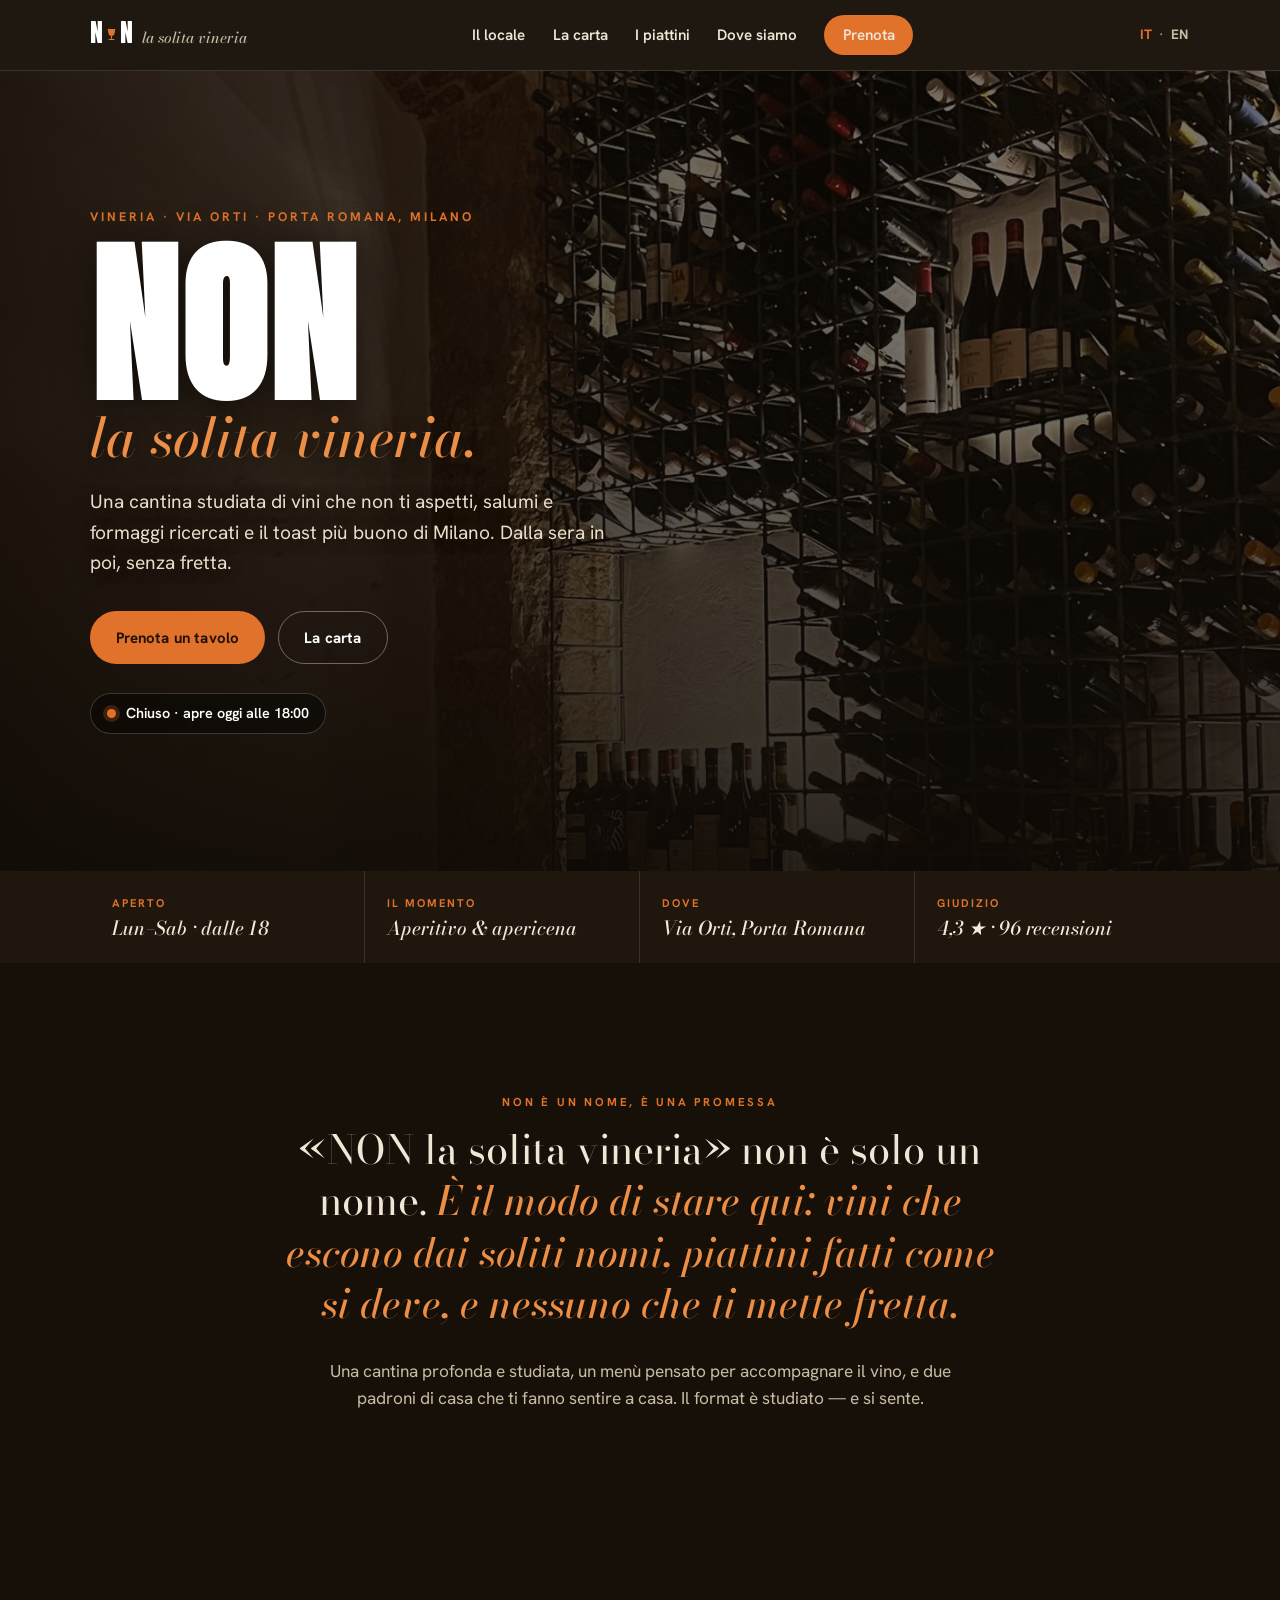
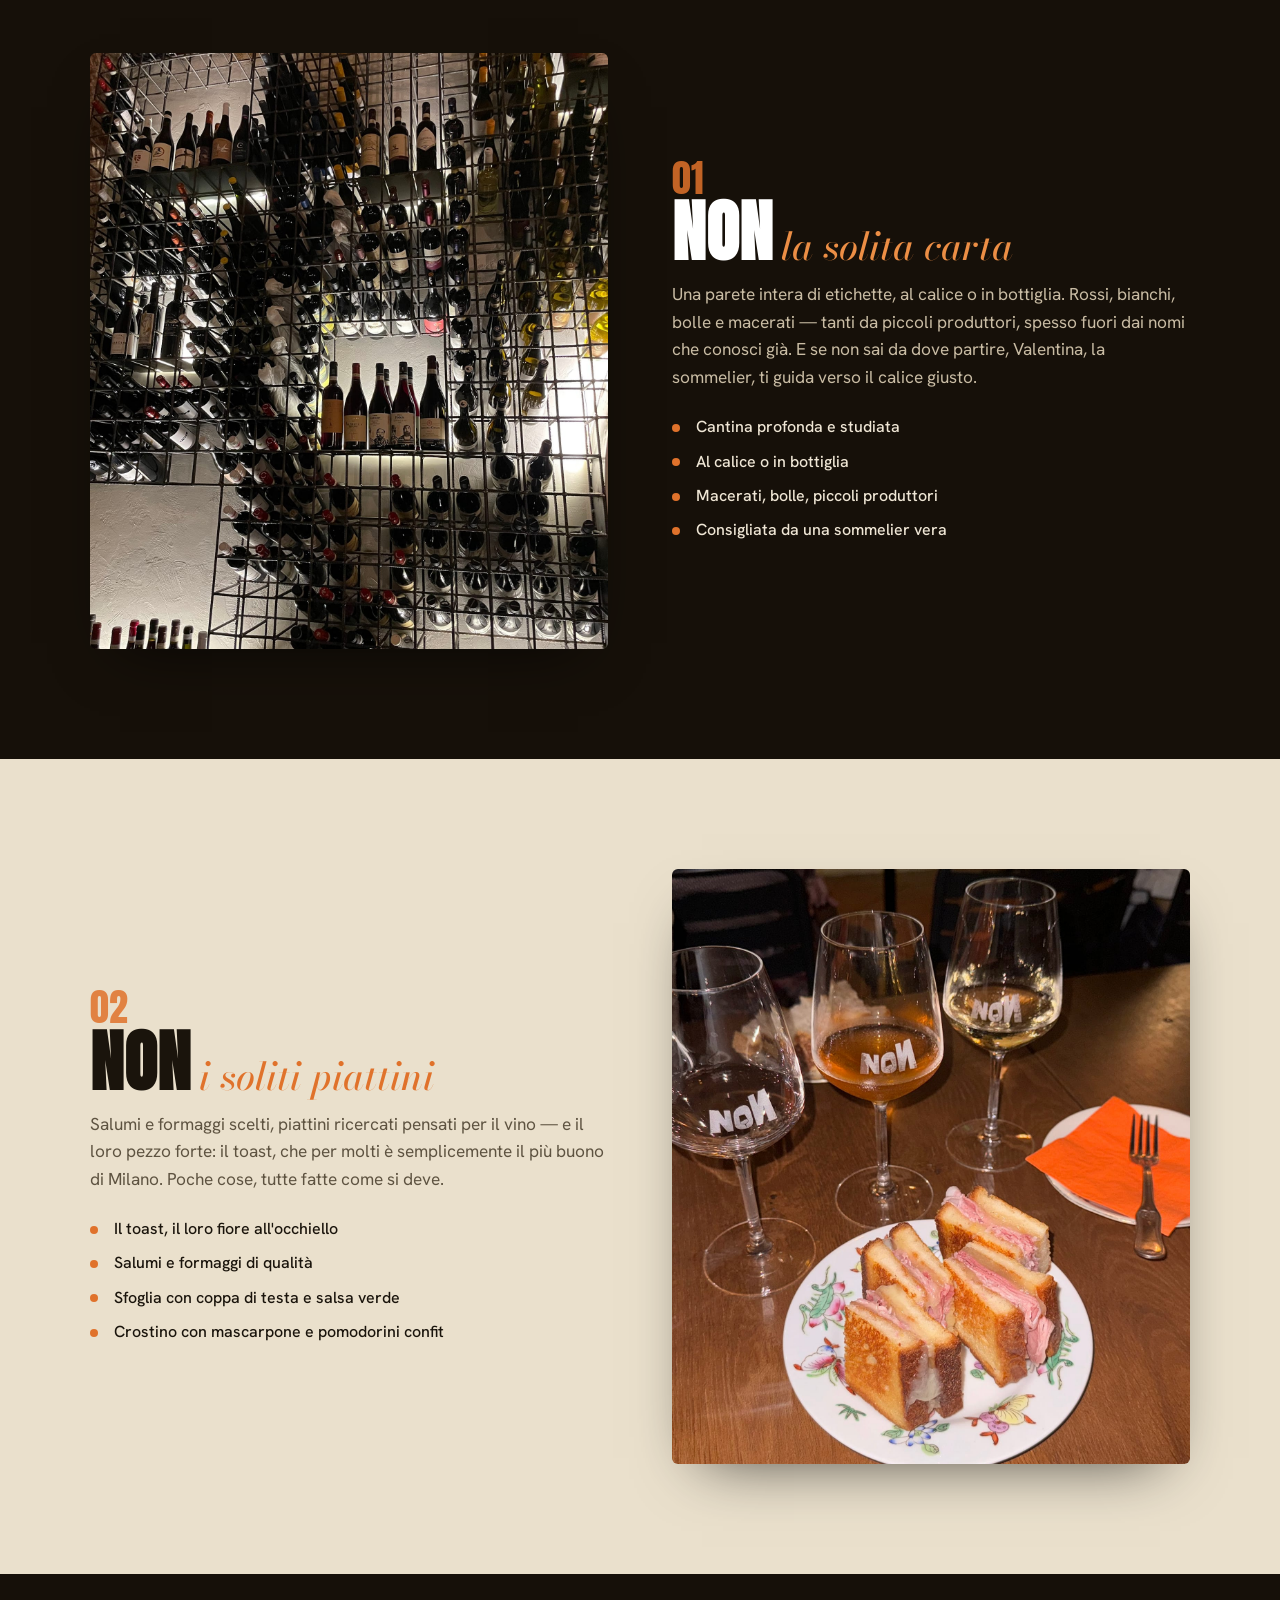
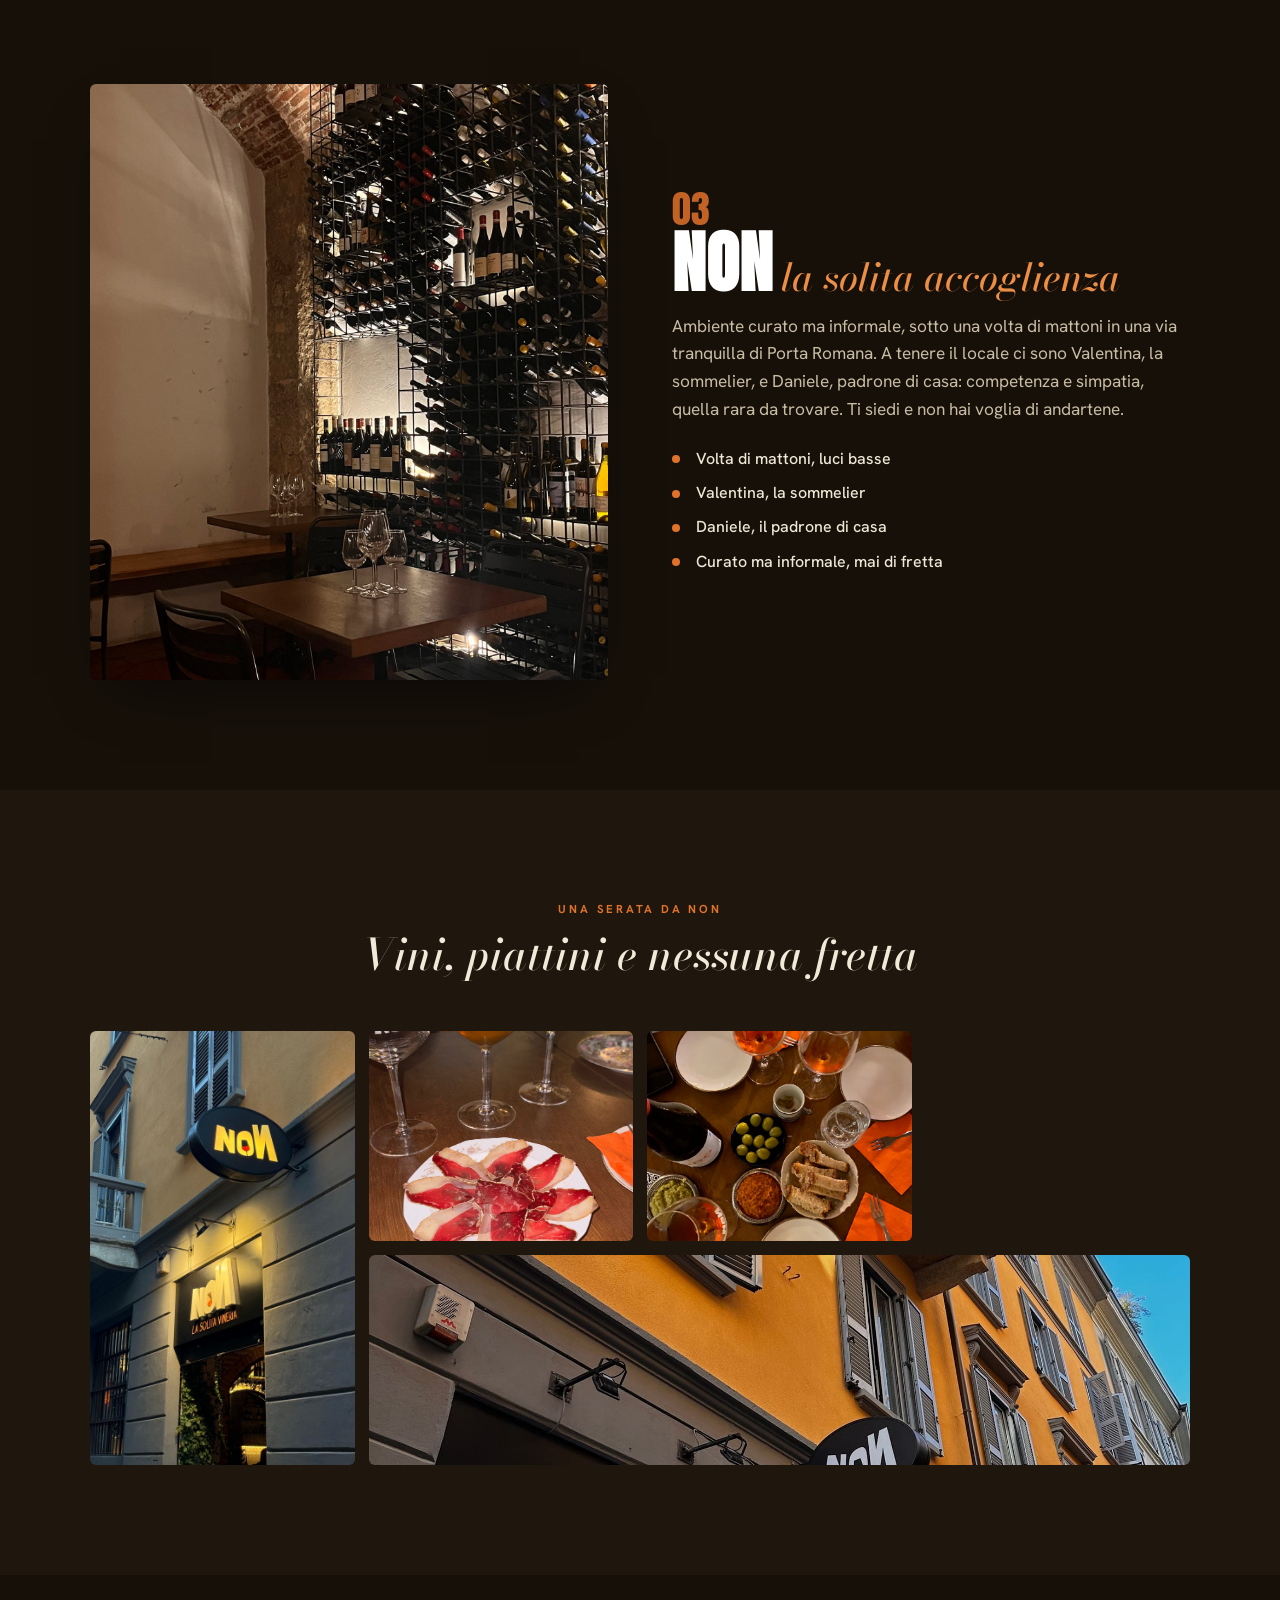
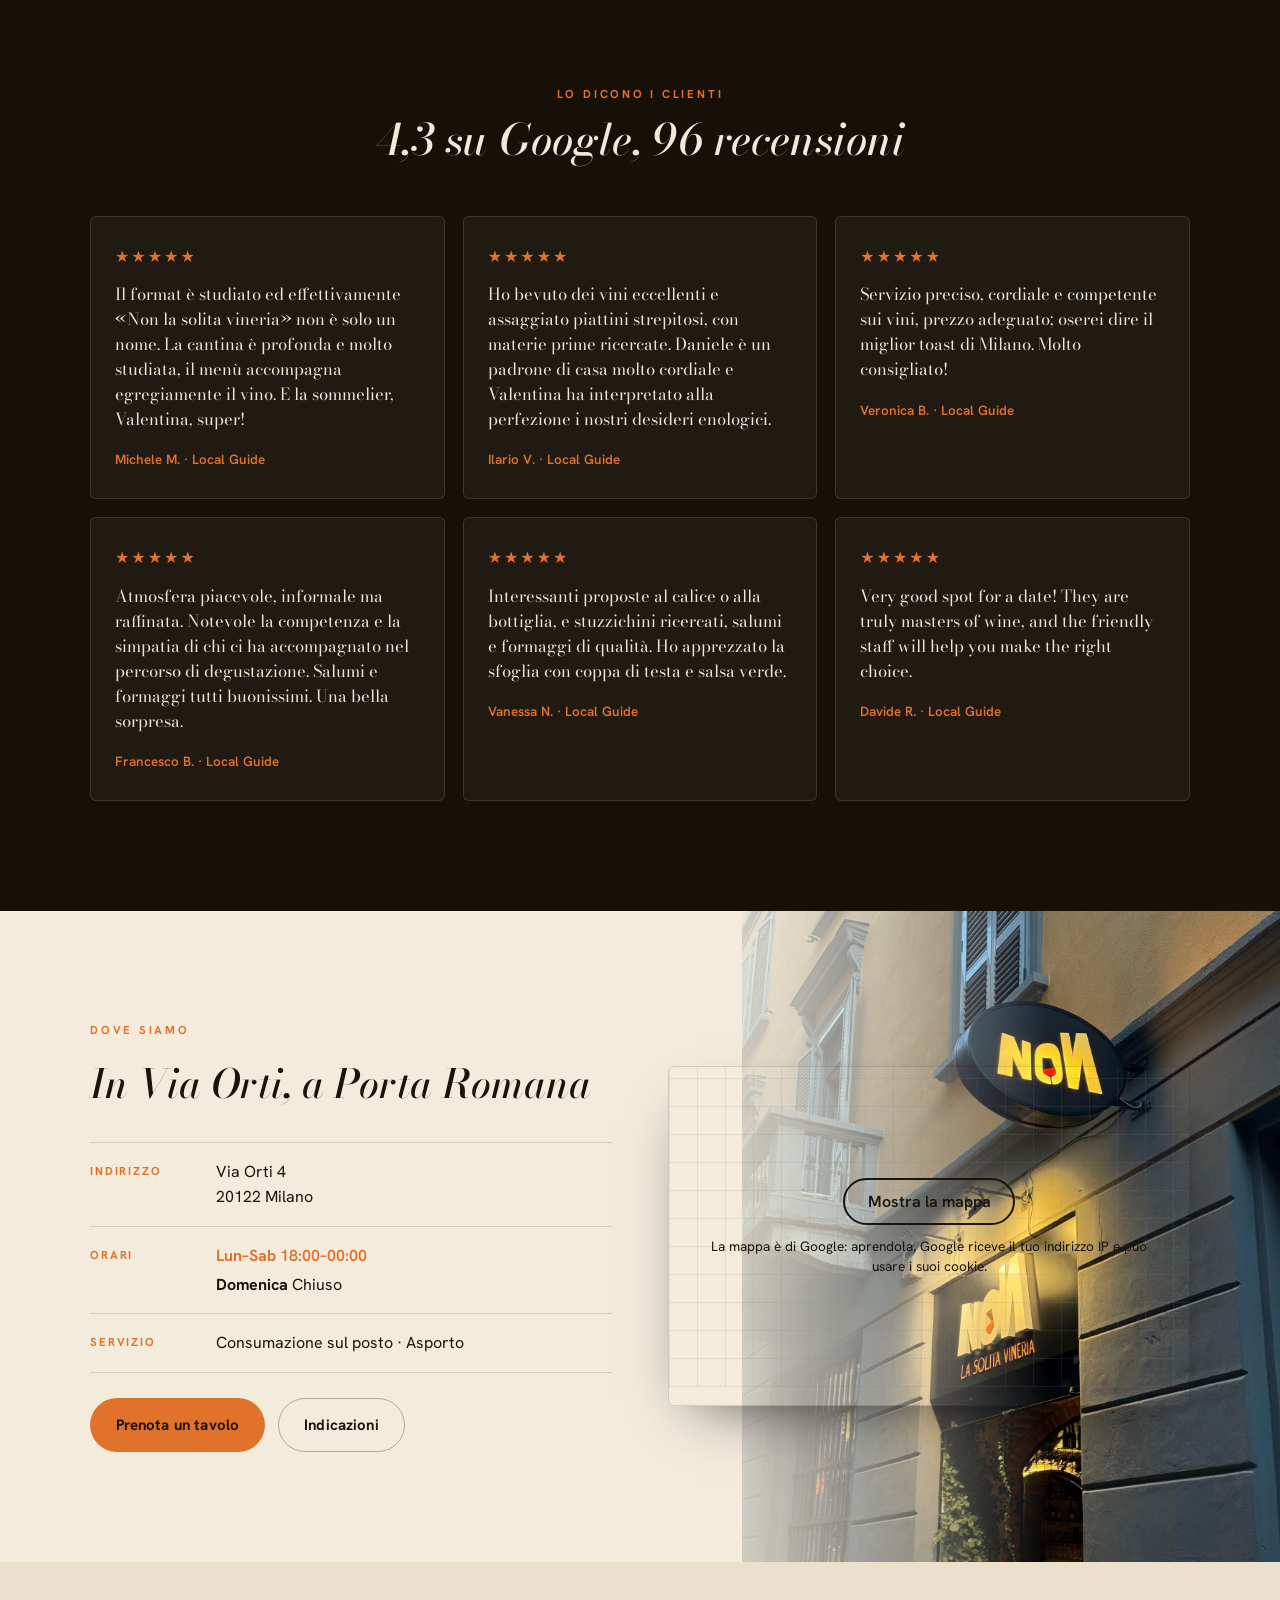
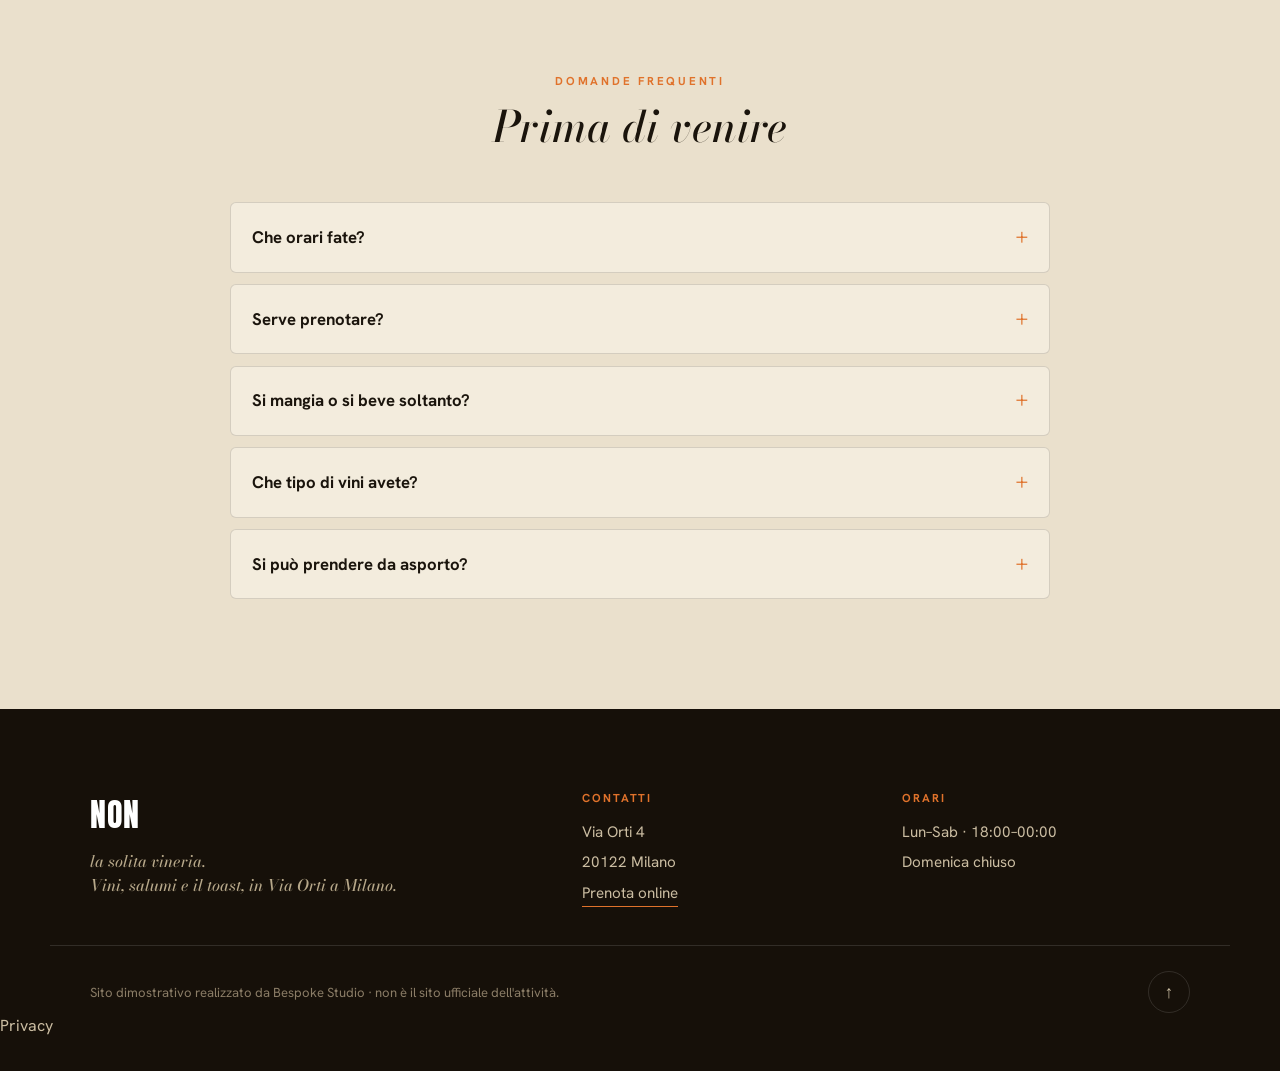
<file: index.html>
<!DOCTYPE html>
<html lang="it">
<head>
<meta charset="UTF-8">
<meta name="viewport" content="width=device-width, initial-scale=1.0">
<meta name="robots" content="noindex">
<title>NON la solita vineria — vini, salumi e il toast · Via Orti, Milano</title>
<meta name="description" content="NON la solita vineria, in Via Orti a Milano (Porta Romana): una cantina studiata di vini al calice e in bottiglia, salumi e formaggi ricercati e il toast più buono di Milano. Aperto lun–sab dalle 18.">
<meta property="og:title" content="NON la solita vineria — Via Orti, Milano">
<meta property="og:description" content="Vini che non ti aspetti, piattini fatti come si deve. Una vineria a Porta Romana, aperta dalla sera. Non la solita, appunto.">
<meta property="og:type" content="website">
<meta property="og:image" content="img/og-image.jpg">
<meta property="og:locale" content="it_IT">
<link rel="icon" href="img/favicon.svg" type="image/svg+xml">
<link rel="icon" href="img/favicon-32.png" sizes="32x32" type="image/png">
<link rel="apple-touch-icon" href="img/apple-touch-icon.png">
<link rel="stylesheet" href="fonts/fonts.css?v=1">
<link rel="stylesheet" href="css/style.css?v=1">
</head>
<body>

<!-- ===== HEADER ===== -->
<header class="site-header" id="top">
  <div class="wrap header__inner">
    <a class="brand" href="#top" aria-label="NON la solita vineria, home">
      <span class="brand__non">N<span class="brand__o" aria-hidden="true"><svg viewBox="0 0 24 24" width="15" height="15"><path d="M6 3h12l-1 6a5 5 0 0 1-10 0L6 3z" fill="currentColor"/><path d="M12 14v5M8 20h8" stroke="currentColor" stroke-width="1.8" stroke-linecap="round" fill="none"/></svg></span>N</span>
      <span class="brand__tag">la solita vineria</span>
    </a>

    <nav class="nav" id="nav" aria-label="Navigazione principale">
      <a href="#manifesto" data-i18n="nav.about">Il locale</a>
      <a href="#carta" data-i18n="nav.wine">La carta</a>
      <a href="#piattini" data-i18n="nav.food">I piattini</a>
      <a href="#dove" data-i18n="nav.where">Dove siamo</a>
      <a class="nav__cta" href="https://nonlasolitavineria.superbexperience.com/" target="_blank" rel="noopener" data-i18n="nav.book">Prenota</a>
    </nav>

    <div class="header__tools">
      <div class="lang" role="group" aria-label="Lingua">
        <button type="button" class="lang__btn is-active" data-lang="it">IT</button>
        <span aria-hidden="true">·</span>
        <button type="button" class="lang__btn" data-lang="en">EN</button>
      </div>
      <button type="button" class="burger" id="burger" aria-label="Apri il menu" aria-expanded="false" aria-controls="nav">
        <span></span><span></span><span></span>
      </button>
    </div>
  </div>
</header>

<main>

  <!-- ===== HERO ===== -->
  <section class="hero">
    <div class="hero__bg" aria-hidden="true"></div>
    <div class="hero__scrim" aria-hidden="true"></div>
    <div class="wrap hero__inner">
      <p class="hero__eyebrow reveal" data-i18n="hero.eyebrow">Vineria · Via Orti · Porta Romana, Milano</p>
      <h1 class="hero__title reveal">
        <span class="mega">NON</span>
        <span class="serif" data-i18n="hero.title2">la solita vineria.</span>
      </h1>
      <p class="hero__lede reveal" data-i18n="hero.lede">Una cantina studiata di vini che non ti aspetti, salumi e formaggi ricercati e il toast più buono di Milano. Dalla sera in poi, senza fretta.</p>
      <div class="hero__actions reveal">
        <a class="btn btn--solid" href="https://nonlasolitavineria.superbexperience.com/" target="_blank" rel="noopener" data-i18n="hero.cta1">Prenota un tavolo</a>
        <a class="btn btn--ghost" href="#carta" data-i18n="hero.cta2">La carta</a>
      </div>
      <div class="hero__status reveal" id="statusPill" aria-live="polite">
        <span class="dot" id="statusDot"></span>
        <span id="statusText" data-i18n="status.loading">Controllo gli orari…</span>
      </div>
    </div>
  </section>

  <!-- ===== STRIP ===== -->
  <section class="strip" aria-label="In breve">
    <div class="wrap strip__grid">
      <div class="strip__item reveal">
        <span class="strip__k" data-i18n="strip.1k">Aperto</span>
        <span class="strip__v" data-i18n="strip.1v">Lun–Sab · dalle 18</span>
      </div>
      <div class="strip__item reveal reveal-d1">
        <span class="strip__k" data-i18n="strip.2k">Il momento</span>
        <span class="strip__v" data-i18n="strip.2v">Aperitivo & apericena</span>
      </div>
      <div class="strip__item reveal reveal-d2">
        <span class="strip__k" data-i18n="strip.3k">Dove</span>
        <span class="strip__v" data-i18n="strip.3v">Via Orti, Porta Romana</span>
      </div>
      <div class="strip__item reveal reveal-d3">
        <span class="strip__k" data-i18n="strip.4k">Giudizio</span>
        <span class="strip__v">4,3 ★ · 96 <span data-i18n="strip.4v">recensioni</span></span>
      </div>
    </div>
  </section>

  <!-- ===== MANIFESTO ===== -->
  <section class="manifesto" id="manifesto">
    <div class="wrap manifesto__inner reveal">
      <p class="eyebrow" data-i18n="mani.eyebrow">Non è un nome, è una promessa</p>
      <p class="manifesto__lead">
        <span data-i18n="mani.p1">«NON la solita vineria» non è solo un nome.</span>
        <em data-i18n="mani.p2">È il modo di stare qui: vini che escono dai soliti nomi, piattini fatti come si deve, e nessuno che ti mette fretta.</em>
      </p>
      <p class="manifesto__sub" data-i18n="mani.p3">Una cantina profonda e studiata, un menù pensato per accompagnare il vino, e due padroni di casa che ti fanno sentire a casa. Il format è studiato — e si sente.</p>
    </div>
  </section>

  <!-- ===== NON 01 · LA CARTA ===== -->
  <section class="neg neg--dark" id="carta">
    <div class="wrap neg__grid">
      <figure class="neg__img reveal">
        <img src="img/non-05.jpg" alt="La parete dei vini: centinaia di etichette nella griglia" loading="lazy">
      </figure>
      <div class="neg__body reveal reveal-d1">
        <span class="neg__no" aria-hidden="true">01</span>
        <h2 class="neg__title"><span class="neg__non">NON</span> <span class="serif" data-i18n="neg.carta.title">la solita carta</span></h2>
        <p data-i18n="neg.carta.p">Una parete intera di etichette, al calice o in bottiglia. Rossi, bianchi, bolle e macerati — tanti da piccoli produttori, spesso fuori dai nomi che conosci già. E se non sai da dove partire, Valentina, la sommelier, ti guida verso il calice giusto.</p>
        <ul class="neg__list">
          <li data-i18n="neg.carta.i1">Cantina profonda e studiata</li>
          <li data-i18n="neg.carta.i2">Al calice o in bottiglia</li>
          <li data-i18n="neg.carta.i3">Macerati, bolle, piccoli produttori</li>
          <li data-i18n="neg.carta.i4">Consigliata da una sommelier vera</li>
        </ul>
      </div>
    </div>
  </section>

  <!-- ===== NON 02 · I PIATTINI ===== -->
  <section class="neg neg--light" id="piattini">
    <div class="wrap neg__grid neg__grid--rev">
      <figure class="neg__img reveal">
        <img src="img/non-06.jpg" alt="Il toast della vineria, con i calici marchiati NON" loading="lazy">
      </figure>
      <div class="neg__body reveal reveal-d1">
        <span class="neg__no" aria-hidden="true">02</span>
        <h2 class="neg__title"><span class="neg__non">NON</span> <span class="serif" data-i18n="neg.food.title">i soliti piattini</span></h2>
        <p data-i18n="neg.food.p">Salumi e formaggi scelti, piattini ricercati pensati per il vino — e il loro pezzo forte: il toast, che per molti è semplicemente il più buono di Milano. Poche cose, tutte fatte come si deve.</p>
        <ul class="neg__list">
          <li data-i18n="neg.food.i1">Il toast, il loro fiore all'occhiello</li>
          <li data-i18n="neg.food.i2">Salumi e formaggi di qualità</li>
          <li data-i18n="neg.food.i3">Sfoglia con coppa di testa e salsa verde</li>
          <li data-i18n="neg.food.i4">Crostino con mascarpone e pomodorini confit</li>
        </ul>
      </div>
    </div>
  </section>

  <!-- ===== NON 03 · L'ACCOGLIENZA ===== -->
  <section class="neg neg--dark">
    <div class="wrap neg__grid">
      <figure class="neg__img reveal">
        <img src="img/non-04.jpg" alt="L'interno della vineria: il tavolino e la parete dei vini" loading="lazy">
      </figure>
      <div class="neg__body reveal reveal-d1">
        <span class="neg__no" aria-hidden="true">03</span>
        <h2 class="neg__title"><span class="neg__non">NON</span> <span class="serif" data-i18n="neg.welcome.title">la solita accoglienza</span></h2>
        <p data-i18n="neg.welcome.p">Ambiente curato ma informale, sotto una volta di mattoni in una via tranquilla di Porta Romana. A tenere il locale ci sono Valentina, la sommelier, e Daniele, padrone di casa: competenza e simpatia, quella rara da trovare. Ti siedi e non hai voglia di andartene.</p>
        <ul class="neg__list">
          <li data-i18n="neg.welcome.i1">Volta di mattoni, luci basse</li>
          <li data-i18n="neg.welcome.i2">Valentina, la sommelier</li>
          <li data-i18n="neg.welcome.i3">Daniele, il padrone di casa</li>
          <li data-i18n="neg.welcome.i4">Curato ma informale, mai di fretta</li>
        </ul>
      </div>
    </div>
  </section>

  <!-- ===== GALLERY ===== -->
  <section class="gallery" aria-label="Galleria">
    <div class="wrap">
      <header class="section-head reveal">
        <p class="eyebrow" data-i18n="gallery.eyebrow">Una serata da NON</p>
        <h2 class="section-head__h serif" data-i18n="gallery.title">Vini, piattini e nessuna fretta</h2>
      </header>
      <div class="gallery__grid">
        <figure class="gallery__item gallery__item--tall reveal"><img src="img/non-01.jpg" alt="L'insegna NON illuminata, di sera in Via Orti" loading="lazy"></figure>
        <figure class="gallery__item reveal reveal-d1"><img src="img/non-02.jpg" alt="Tre calici marchiati NON con un piatto di salumi" loading="lazy"></figure>
        <figure class="gallery__item reveal reveal-d2"><img src="img/non-07.jpg" alt="Aperitivo: olive, stuzzichini e vino naturale" loading="lazy"></figure>
        <figure class="gallery__item gallery__item--wide reveal reveal-d1"><img src="img/non-03.jpg" alt="La facciata della vineria in Via Orti di giorno" loading="lazy"></figure>
      </div>
    </div>
  </section>

  <!-- ===== REVIEWS ===== -->
  <section class="reviews" aria-label="Recensioni">
    <div class="wrap">
      <header class="section-head reveal">
        <p class="eyebrow" data-i18n="rev.eyebrow">Lo dicono i clienti</p>
        <h2 class="section-head__h serif" data-i18n="rev.title">4,3 su Google, 96 recensioni</h2>
      </header>
      <div class="reviews__grid">
        <figure class="review reveal">
          <div class="review__stars" aria-label="5 stelle">★★★★★</div>
          <blockquote data-i18n="rev.1">Il format è studiato ed effettivamente «Non la solita vineria» non è solo un nome. La cantina è profonda e molto studiata, il menù accompagna egregiamente il vino. E la sommelier, Valentina, super!</blockquote>
          <figcaption>Michele M. · <span data-i18n="rev.lg">Local Guide</span></figcaption>
        </figure>
        <figure class="review reveal reveal-d1">
          <div class="review__stars" aria-label="5 stelle">★★★★★</div>
          <blockquote data-i18n="rev.2">Ho bevuto dei vini eccellenti e assaggiato piattini strepitosi, con materie prime ricercate. Daniele è un padrone di casa molto cordiale e Valentina ha interpretato alla perfezione i nostri desideri enologici.</blockquote>
          <figcaption>Ilario V. · <span data-i18n="rev.lg">Local Guide</span></figcaption>
        </figure>
        <figure class="review reveal reveal-d2">
          <div class="review__stars" aria-label="5 stelle">★★★★★</div>
          <blockquote data-i18n="rev.3">Servizio preciso, cordiale e competente sui vini, prezzo adeguato; oserei dire il miglior toast di Milano. Molto consigliato!</blockquote>
          <figcaption>Veronica B. · <span data-i18n="rev.lg">Local Guide</span></figcaption>
        </figure>
        <figure class="review reveal">
          <div class="review__stars" aria-label="5 stelle">★★★★★</div>
          <blockquote data-i18n="rev.4">Atmosfera piacevole, informale ma raffinata. Notevole la competenza e la simpatia di chi ci ha accompagnato nel percorso di degustazione. Salumi e formaggi tutti buonissimi. Una bella sorpresa.</blockquote>
          <figcaption>Francesco B. · <span data-i18n="rev.lg">Local Guide</span></figcaption>
        </figure>
        <figure class="review reveal reveal-d1">
          <div class="review__stars" aria-label="5 stelle">★★★★★</div>
          <blockquote data-i18n="rev.5">Interessanti proposte al calice o alla bottiglia, e stuzzichini ricercati, salumi e formaggi di qualità. Ho apprezzato la sfoglia con coppa di testa e salsa verde.</blockquote>
          <figcaption>Vanessa N. · <span data-i18n="rev.lg">Local Guide</span></figcaption>
        </figure>
        <figure class="review reveal reveal-d2">
          <div class="review__stars" aria-label="5 stelle">★★★★★</div>
          <blockquote data-i18n="rev.6">Very good spot for a date! They are truly masters of wine, and the friendly staff will help you make the right choice.</blockquote>
          <figcaption>Davide R. · <span data-i18n="rev.lg">Local Guide</span></figcaption>
        </figure>
      </div>
    </div>
  </section>

  <!-- ===== DOVE ===== -->
  <section class="where" id="dove">
    <div class="where__media" aria-hidden="true"><img src="img/non-01.jpg" alt="" loading="lazy"></div>
    <div class="wrap where__grid">
      <div class="where__card reveal">
        <p class="eyebrow" data-i18n="where.eyebrow">Dove siamo</p>
        <h2 class="where__h serif" data-i18n="where.title">In Via Orti, a Porta Romana</h2>
        <ul class="where__list">
          <li>
            <span class="where__lbl" data-i18n="where.addr">Indirizzo</span>
            <span>Via Orti 4<br>20122 Milano</span>
          </li>
          <li>
            <span class="where__lbl" data-i18n="where.hours">Orari</span>
            <span id="hoursList"></span>
          </li>
          <li>
            <span class="where__lbl" data-i18n="where.service">Servizio</span>
            <span data-i18n="where.service.v">Consumazione sul posto · Asporto</span>
          </li>
        </ul>
        <div class="where__actions">
          <a class="btn btn--solid" href="https://nonlasolitavineria.superbexperience.com/" target="_blank" rel="noopener" data-i18n="where.cta1">Prenota un tavolo</a>
          <a class="btn btn--ghost btn--ghost-light" href="https://www.google.com/maps/dir/?api=1&destination=NON+la+solita+vineria+Via+Orti+4+Milano" target="_blank" rel="noopener" data-i18n="where.cta2">Indicazioni</a>
        </div>
      </div>
      <div class="where__map reveal reveal-d1">
        <div class="mappa-clic" data-mappa-clic style="--mappa-h: 320px"><template><iframe title="Mappa — NON la solita vineria, Via Orti 4, Milano" src="https://www.google.com/maps?q=Via%20Orti%204%20Milano&output=embed" loading="lazy" referrerpolicy="no-referrer-when-downgrade"></iframe></template><div class="mappa-clic__velo"><a class="mappa-clic__btn" href="https://www.google.com/maps/dir/?api=1&destination=NON+la+solita+vineria+Via+Orti+4+Milano" target="_blank" rel="noopener">Mostra la mappa</a><p class="mappa-clic__nota">La mappa è di Google: aprendola, Google riceve il tuo indirizzo IP e può usare i suoi cookie.</p></div></div>
      </div>
    </div>
  </section>

  <!-- ===== FAQ ===== -->
  <section class="faq" aria-label="Domande frequenti">
    <div class="wrap">
      <header class="section-head reveal">
        <p class="eyebrow" data-i18n="faq.eyebrow">Domande frequenti</p>
        <h2 class="section-head__h serif" data-i18n="faq.title">Prima di venire</h2>
      </header>
      <div class="faq__list reveal">
        <details class="faq__item">
          <summary data-i18n="faq.q1">Che orari fate?</summary>
          <p data-i18n="faq.a1">Siamo aperti dal lunedì al sabato, dalle 18:00 a mezzanotte. La domenica siamo chiusi.</p>
        </details>
        <details class="faq__item">
          <summary data-i18n="faq.q2">Serve prenotare?</summary>
          <p data-i18n="faq.a2">La prenotazione è consigliata, soprattutto nel weekend: dopo le 19:30 il locale si riempie. Puoi prenotare comodamente online.</p>
        </details>
        <details class="faq__item">
          <summary data-i18n="faq.q3">Si mangia o si beve soltanto?</summary>
          <p data-i18n="faq.a3">Entrambe le cose: oltre alla carta dei vini ci sono salumi, formaggi, piattini ricercati e il nostro toast. Perfetto per un aperitivo o un'apericena leggera.</p>
        </details>
        <details class="faq__item">
          <summary data-i18n="faq.q4">Che tipo di vini avete?</summary>
          <p data-i18n="faq.a4">Una carta ampia e studiata: rossi, bianchi, bolle e macerati, molti da piccoli produttori. Si può bere al calice o scegliere una bottiglia, con la guida della sommelier.</p>
        </details>
        <details class="faq__item">
          <summary data-i18n="faq.q5">Si può prendere da asporto?</summary>
          <p data-i18n="faq.a5">Sì, oltre alla consumazione sul posto è possibile l'asporto. La consegna a domicilio invece non è prevista.</p>
        </details>
      </div>
    </div>
  </section>
</main>

<!-- ===== FOOTER ===== -->
<footer class="site-footer">
  <div class="wrap footer__grid">
    <div class="footer__brand">
      <span class="footer__non">NON</span>
      <p data-i18n="footer.tag">la solita vineria.<br>Vini, salumi e il toast, in Via Orti a Milano.</p>
    </div>
    <div class="footer__col">
      <span class="footer__k" data-i18n="footer.contacts">Contatti</span>
      <span>Via Orti 4</span>
      <span>20122 Milano</span>
      <a href="https://nonlasolitavineria.superbexperience.com/" target="_blank" rel="noopener" data-i18n="footer.book">Prenota online</a>
    </div>
    <div class="footer__col">
      <span class="footer__k" data-i18n="footer.hoursk">Orari</span>
      <span data-i18n="footer.hours1">Lun–Sab · 18:00–00:00</span>
      <span data-i18n="footer.hours2">Domenica chiuso</span>
    </div>
  </div>
  <div class="wrap footer__base">
    <p class="footer__demo" data-i18n="footer.demo">Sito dimostrativo realizzato da Bespoke Studio · non è il sito ufficiale dell'attività.</p>
    <button type="button" class="to-top" id="toTop" aria-label="Torna su" data-i18n-attr="aria-label:footer.totop">↑</button>
  </div>
  <p class="privacy-link"><a href="privacy.html">Privacy</a></p>
</footer>

<!-- Mobile quick bar -->
<div class="quickbar">
  <a href="https://www.google.com/maps/dir/?api=1&destination=NON+la+solita+vineria+Via+Orti+4+Milano" target="_blank" rel="noopener" data-i18n="qb.dir">Indicazioni</a>
  <a href="https://nonlasolitavineria.superbexperience.com/" target="_blank" rel="noopener" class="quickbar--accent" data-i18n="qb.book">Prenota</a>
</div>

<script type="application/ld+json">
{
  "@context": "https://schema.org",
  "@type": "WineBar",
  "name": "NON la solita vineria",
  "description": "Vineria a Porta Romana, Milano: cantina studiata di vini al calice e in bottiglia, salumi, formaggi e il toast più buono di Milano.",
  "image": "img/og-image.jpg",
  "address": {
    "@type": "PostalAddress",
    "streetAddress": "Via Orti 4",
    "postalCode": "20122",
    "addressLocality": "Milano",
    "addressCountry": "IT"
  },
  "servesCuisine": [
    "Wine bar",
    "Italian"
  ],
  "priceRange": "€€",
  "openingHoursSpecification": [
    {
      "@type": "OpeningHoursSpecification",
      "dayOfWeek": [
        "Monday",
        "Tuesday",
        "Wednesday",
        "Thursday",
        "Friday",
        "Saturday"
      ],
      "opens": "18:00",
      "closes": "00:00"
    }
  ]
}
</script>
<script type="application/ld+json">
{
  "@context": "https://schema.org",
  "@type": "FAQPage",
  "mainEntity": [
    {"@type":"Question","name":"Che orari fate?","acceptedAnswer":{"@type":"Answer","text":"Aperti dal lunedì al sabato, dalle 18:00 a mezzanotte. Domenica chiuso."}},
    {"@type":"Question","name":"Serve prenotare?","acceptedAnswer":{"@type":"Answer","text":"La prenotazione è consigliata, soprattutto nel weekend. Si può prenotare online."}},
    {"@type":"Question","name":"Si mangia o si beve soltanto?","acceptedAnswer":{"@type":"Answer","text":"Entrambe: oltre alla carta dei vini ci sono salumi, formaggi, piattini e il toast. Perfetto per aperitivo o apericena."}},
    {"@type":"Question","name":"Che tipo di vini avete?","acceptedAnswer":{"@type":"Answer","text":"Una carta ampia e studiata: rossi, bianchi, bolle e macerati, molti da piccoli produttori, al calice o in bottiglia."}},
    {"@type":"Question","name":"Si può prendere da asporto?","acceptedAnswer":{"@type":"Answer","text":"Sì, oltre alla consumazione sul posto è possibile l'asporto. Non è prevista la consegna a domicilio."}}
  ]
}
</script>
<script src="js/main.js?v=1"></script>
<script src="js/mappa-clic.js?v=1" defer></script>
</body>
</html>
</file>
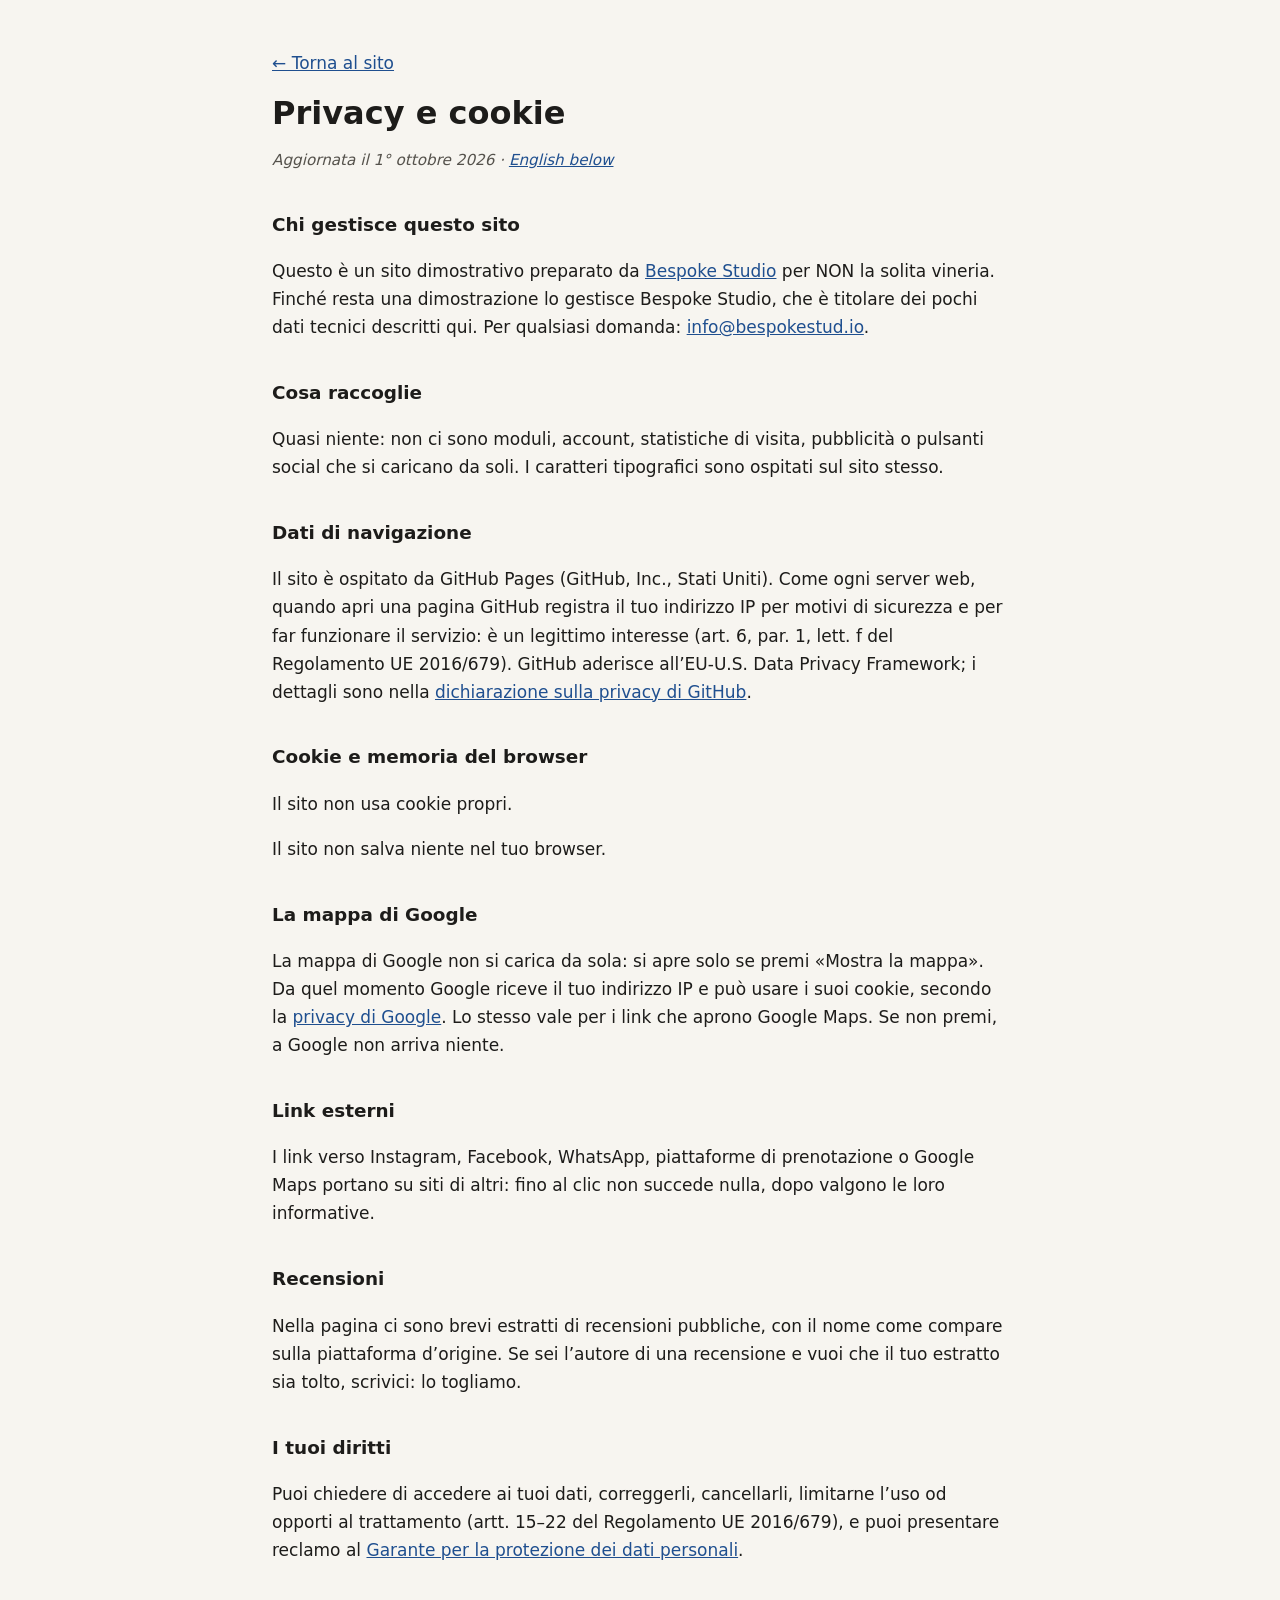
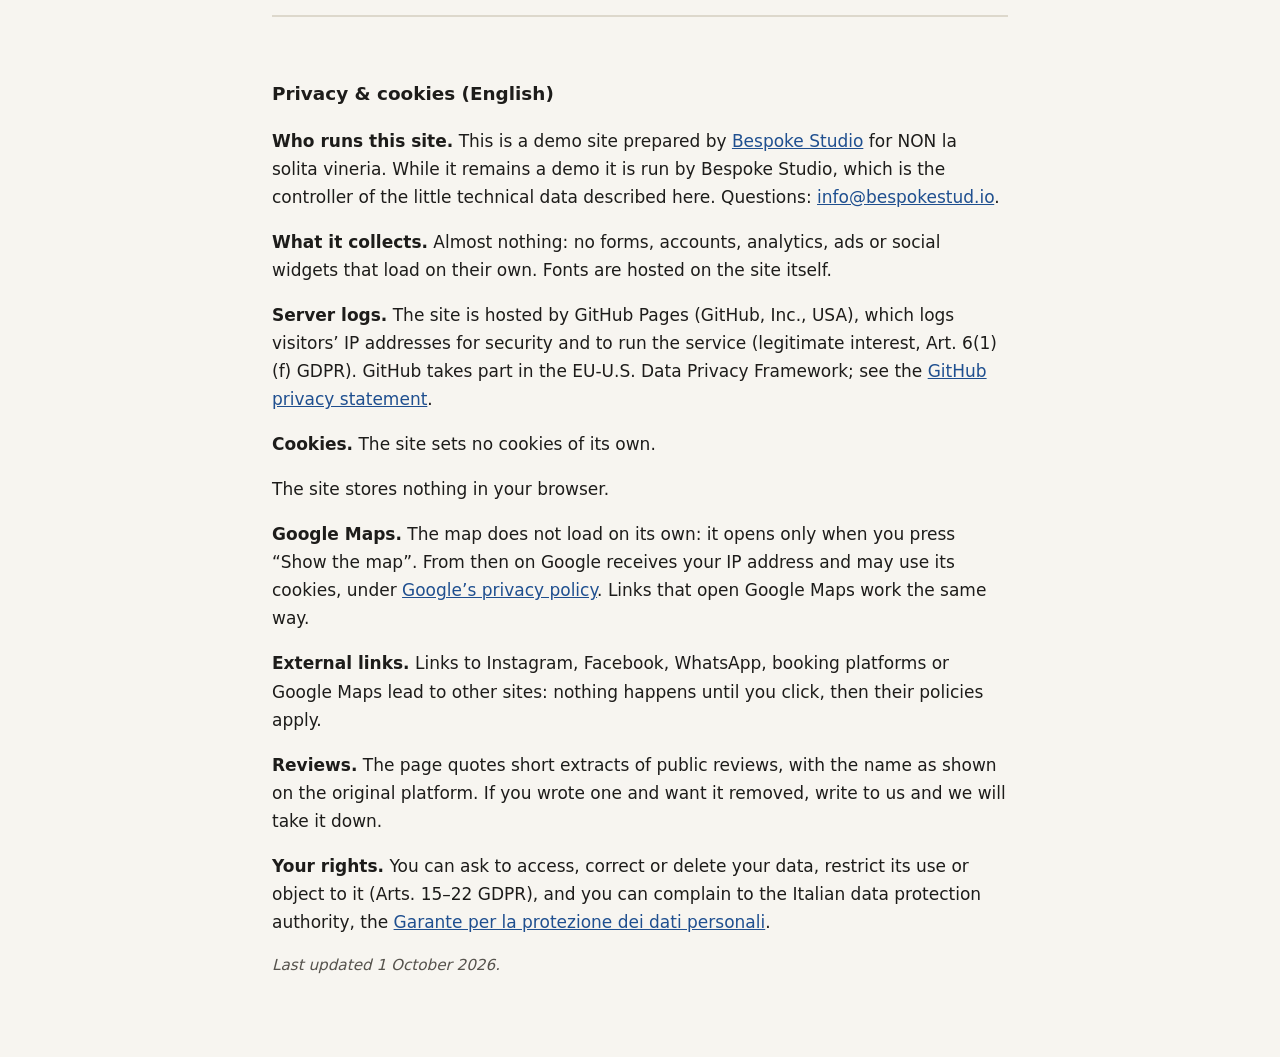
<file: privacy.html>
<!DOCTYPE html>
<html lang="it">
<head>
  <meta charset="UTF-8">
  <meta name="viewport" content="width=device-width, initial-scale=1.0">
  <meta name="robots" content="noindex">
  <title>Privacy e cookie · NON la solita vineria</title>
  <meta name="description" content="Informativa privacy e cookie del sito NON la solita vineria.">
  <style>
    body { margin: 0; background: #f7f5f0; color: #1d1c1a; font: 17px/1.65 system-ui, -apple-system, "Segoe UI", Roboto, sans-serif; }
    main { max-width: 46rem; margin: 0 auto; padding: 32px 20px 64px; }
    h1 { font-size: 2rem; line-height: 1.2; margin: 0.4em 0 0.2em; }
    h2 { font-size: 1.15rem; margin: 2em 0 0.4em; }
    a { color: #1f4f8f; }
    .data { color: #55524c; font-style: italic; font-size: 0.95rem; }
    .en { margin-top: 3em; padding-top: 1.5em; border-top: 2px solid #ddd8cc; }
    code { font-size: 0.9em; background: #ebe7dc; padding: 0 4px; border-radius: 3px; }
  </style>
</head>
<body>
<main>
  <p><a href="index.html">← Torna al sito</a></p>
  <h1>Privacy e cookie</h1>
  <p class="data">Aggiornata il 1° ottobre 2026 · <a href="#english" lang="en">English below</a></p>
  <h2>Chi gestisce questo sito</h2>
  <p>Questo è un sito dimostrativo preparato da <a href="https://bespokestud.io" rel="noopener">Bespoke Studio</a> per NON la solita vineria. Finché resta una dimostrazione lo gestisce Bespoke Studio, che è titolare dei pochi dati tecnici descritti qui. Per qualsiasi domanda: <a href="mailto:info@bespokestud.io">info@bespokestud.io</a>.</p>
  <h2>Cosa raccoglie</h2>
  <p>Quasi niente: non ci sono moduli, account, statistiche di visita, pubblicità o pulsanti social che si caricano da soli. I caratteri tipografici sono ospitati sul sito stesso.</p>
  <h2>Dati di navigazione</h2>
  <p>Il sito è ospitato da GitHub Pages (GitHub, Inc., Stati Uniti). Come ogni server web, quando apri una pagina GitHub registra il tuo indirizzo IP per motivi di sicurezza e per far funzionare il servizio: è un legittimo interesse (art. 6, par. 1, lett. f del Regolamento UE 2016/679). GitHub aderisce all’EU-U.S. Data Privacy Framework; i dettagli sono nella <a href="https://docs.github.com/site-policy/privacy-policies/github-general-privacy-statement" rel="noopener">dichiarazione sulla privacy di GitHub</a>.</p>
  
  <h2>Cookie e memoria del browser</h2>
  <p>Il sito non usa cookie propri.</p>
  <p>Il sito non salva niente nel tuo browser.</p>
  <h2>La mappa di Google</h2>
  <p>La mappa di Google non si carica da sola: si apre solo se premi «Mostra la mappa». Da quel momento Google riceve il tuo indirizzo IP e può usare i suoi cookie, secondo la <a href="https://policies.google.com/privacy?hl=it" rel="noopener">privacy di Google</a>. Lo stesso vale per i link che aprono Google Maps. Se non premi, a Google non arriva niente.</p>
  <h2>Link esterni</h2>
  <p>I link verso Instagram, Facebook, WhatsApp, piattaforme di prenotazione o Google Maps portano su siti di altri: fino al clic non succede nulla, dopo valgono le loro informative.</p>
  <h2>Recensioni</h2>
  <p>Nella pagina ci sono brevi estratti di recensioni pubbliche, con il nome come compare sulla piattaforma d’origine. Se sei l’autore di una recensione e vuoi che il tuo estratto sia tolto, scrivici: lo togliamo.</p>
  <h2>I tuoi diritti</h2>
  <p>Puoi chiedere di accedere ai tuoi dati, correggerli, cancellarli, limitarne l’uso od opporti al trattamento (artt. 15–22 del Regolamento UE 2016/679), e puoi presentare reclamo al <a href="https://www.garanteprivacy.it" rel="noopener">Garante per la protezione dei dati personali</a>.</p>
  <div class="en" id="english" lang="en">
    <h2>Privacy &amp; cookies (English)</h2>
    <p><strong>Who runs this site.</strong> This is a demo site prepared by <a href="https://bespokestud.io" rel="noopener">Bespoke Studio</a> for NON la solita vineria. While it remains a demo it is run by Bespoke Studio, which is the controller of the little technical data described here. Questions: <a href="mailto:info@bespokestud.io">info@bespokestud.io</a>.</p>
    <p><strong>What it collects.</strong> Almost nothing: no forms, accounts, analytics, ads or social widgets that load on their own. Fonts are hosted on the site itself.</p>
    <p><strong>Server logs.</strong> The site is hosted by GitHub Pages (GitHub, Inc., USA), which logs visitors’ IP addresses for security and to run the service (legitimate interest, Art. 6(1)(f) GDPR). GitHub takes part in the EU-U.S. Data Privacy Framework; see the <a href="https://docs.github.com/site-policy/privacy-policies/github-general-privacy-statement" rel="noopener">GitHub privacy statement</a>.</p>
    
    <p><strong>Cookies.</strong> The site sets no cookies of its own.</p>
    <p>The site stores nothing in your browser.</p>
    <p><strong>Google Maps.</strong> The map does not load on its own: it opens only when you press “Show the map”. From then on Google receives your IP address and may use its cookies, under <a href="https://policies.google.com/privacy?hl=en" rel="noopener">Google’s privacy policy</a>. Links that open Google Maps work the same way.</p>
    <p><strong>External links.</strong> Links to Instagram, Facebook, WhatsApp, booking platforms or Google Maps lead to other sites: nothing happens until you click, then their policies apply.</p>
    <p><strong>Reviews.</strong> The page quotes short extracts of public reviews, with the name as shown on the original platform. If you wrote one and want it removed, write to us and we will take it down.</p>
    <p><strong>Your rights.</strong> You can ask to access, correct or delete your data, restrict its use or object to it (Arts. 15–22 GDPR), and you can complain to the Italian data protection authority, the <a href="https://www.garanteprivacy.it" rel="noopener">Garante per la protezione dei dati personali</a>.</p>
    <p class="data">Last updated 1 October 2026.</p>
  </div>
</main>
</body>
</html>
</file>
<file: fonts/fonts.css>
/* Caratteri ospitati sul sito: nessuna richiesta a Google Fonts o Fontshare (giro privacy 1/10/2026). Licenze in LICENSE.txt. */
/* vietnamese */
@font-face {
  font-family: 'Anton';
  font-style: normal;
  font-weight: 400;
  font-display: swap;
  src: url(anton-v27-1Ptgg87LROyAm3K8-C8QSw.woff2) format('woff2');
  unicode-range: U+0102-0103, U+0110-0111, U+0128-0129, U+0168-0169, U+01A0-01A1, U+01AF-01B0, U+0300-0301, U+0303-0304, U+0308-0309, U+0323, U+0329, U+1EA0-1EF9, U+20AB;
}
/* latin-ext */
@font-face {
  font-family: 'Anton';
  font-style: normal;
  font-weight: 400;
  font-display: swap;
  src: url(anton-v27-1Ptgg87LROyAm3K9-C8QSw.woff2) format('woff2');
  unicode-range: U+0100-02BA, U+02BD-02C5, U+02C7-02CC, U+02CE-02D7, U+02DD-02FF, U+0304, U+0308, U+0329, U+1D00-1DBF, U+1E00-1E9F, U+1EF2-1EFF, U+2020, U+20A0-20AB, U+20AD-20C0, U+2113, U+2C60-2C7F, U+A720-A7FF;
}
/* latin */
@font-face {
  font-family: 'Anton';
  font-style: normal;
  font-weight: 400;
  font-display: swap;
  src: url(anton-v27-1Ptgg87LROyAm3Kz-C8.woff2) format('woff2');
  unicode-range: U+0000-00FF, U+0131, U+0152-0153, U+02BB-02BC, U+02C6, U+02DA, U+02DC, U+0304, U+0308, U+0329, U+2000-206F, U+20AC, U+2122, U+2191, U+2193, U+2212, U+2215, U+FEFF, U+FFFD;
}
/* math */
@font-face {
  font-family: 'Bodoni Moda';
  font-style: italic;
  font-weight: 500;
  font-display: swap;
  src: url(bodonimoda-v28-aFTS7PxzY382XsXX63LUYJSPeNbcW2BO.woff2) format('woff2');
  unicode-range: U+0302-0303, U+0305, U+0307-0308, U+0310, U+0312, U+0315, U+031A, U+0326-0327, U+032C, U+032F-0330, U+0332-0333, U+0338, U+033A, U+0346, U+034D, U+0391-03A1, U+03A3-03A9, U+03B1-03C9, U+03D1, U+03D5-03D6, U+03F0-03F1, U+03F4-03F5, U+2016-2017, U+2034-2038, U+203C, U+2040, U+2043, U+2047, U+2050, U+2057, U+205F, U+2070-2071, U+2074-208E, U+2090-209C, U+20D0-20DC, U+20E1, U+20E5-20EF, U+2100-2112, U+2114-2115, U+2117-2121, U+2123-214F, U+2190, U+2192, U+2194-21AE, U+21B0-21E5, U+21F1-21F2, U+21F4-2211, U+2213-2214, U+2216-22FF, U+2308-230B, U+2310, U+2319, U+231C-2321, U+2336-237A, U+237C, U+2395, U+239B-23B7, U+23D0, U+23DC-23E1, U+2474-2475, U+25AF, U+25B3, U+25B7, U+25BD, U+25C1, U+25CA, U+25CC, U+25FB, U+266D-266F, U+27C0-27FF, U+2900-2AFF, U+2B0E-2B11, U+2B30-2B4C, U+2BFE, U+3030, U+FF5B, U+FF5D, U+1D400-1D7FF, U+1EE00-1EEFF;
}
/* symbols */
@font-face {
  font-family: 'Bodoni Moda';
  font-style: italic;
  font-weight: 500;
  font-display: swap;
  src: url(bodonimoda-v28-aFTS7PxzY382XsXX63LUYJSPeMTcW2BO.woff2) format('woff2');
  unicode-range: U+0001-000C, U+000E-001F, U+007F-009F, U+20DD-20E0, U+20E2-20E4, U+2150-218F, U+2190, U+2192, U+2194-2199, U+21AF, U+21E6-21F0, U+21F3, U+2218-2219, U+2299, U+22C4-22C6, U+2300-243F, U+2440-244A, U+2460-24FF, U+25A0-27BF, U+2800-28FF, U+2921-2922, U+2981, U+29BF, U+29EB, U+2B00-2BFF, U+4DC0-4DFF, U+FFF9-FFFB, U+10140-1018E, U+10190-1019C, U+101A0, U+101D0-101FD, U+102E0-102FB, U+10E60-10E7E, U+1D2C0-1D2D3, U+1D2E0-1D37F, U+1F000-1F0FF, U+1F100-1F1AD, U+1F1E6-1F1FF, U+1F30D-1F30F, U+1F315, U+1F31C, U+1F31E, U+1F320-1F32C, U+1F336, U+1F378, U+1F37D, U+1F382, U+1F393-1F39F, U+1F3A7-1F3A8, U+1F3AC-1F3AF, U+1F3C2, U+1F3C4-1F3C6, U+1F3CA-1F3CE, U+1F3D4-1F3E0, U+1F3ED, U+1F3F1-1F3F3, U+1F3F5-1F3F7, U+1F408, U+1F415, U+1F41F, U+1F426, U+1F43F, U+1F441-1F442, U+1F444, U+1F446-1F449, U+1F44C-1F44E, U+1F453, U+1F46A, U+1F47D, U+1F4A3, U+1F4B0, U+1F4B3, U+1F4B9, U+1F4BB, U+1F4BF, U+1F4C8-1F4CB, U+1F4D6, U+1F4DA, U+1F4DF, U+1F4E3-1F4E6, U+1F4EA-1F4ED, U+1F4F7, U+1F4F9-1F4FB, U+1F4FD-1F4FE, U+1F503, U+1F507-1F50B, U+1F50D, U+1F512-1F513, U+1F53E-1F54A, U+1F54F-1F5FA, U+1F610, U+1F650-1F67F, U+1F687, U+1F68D, U+1F691, U+1F694, U+1F698, U+1F6AD, U+1F6B2, U+1F6B9-1F6BA, U+1F6BC, U+1F6C6-1F6CF, U+1F6D3-1F6D7, U+1F6E0-1F6EA, U+1F6F0-1F6F3, U+1F6F7-1F6FC, U+1F700-1F7FF, U+1F800-1F80B, U+1F810-1F847, U+1F850-1F859, U+1F860-1F887, U+1F890-1F8AD, U+1F8B0-1F8BB, U+1F8C0-1F8C1, U+1F900-1F90B, U+1F93B, U+1F946, U+1F984, U+1F996, U+1F9E9, U+1FA00-1FA6F, U+1FA70-1FA7C, U+1FA80-1FA89, U+1FA8F-1FAC6, U+1FACE-1FADC, U+1FADF-1FAE9, U+1FAF0-1FAF8, U+1FB00-1FBFF;
}
/* latin-ext */
@font-face {
  font-family: 'Bodoni Moda';
  font-style: italic;
  font-weight: 500;
  font-display: swap;
  src: url(bodonimoda-v28-aFTS7PxzY382XsXX63LUYJSPeKTcW2BO.woff2) format('woff2');
  unicode-range: U+0100-02BA, U+02BD-02C5, U+02C7-02CC, U+02CE-02D7, U+02DD-02FF, U+0304, U+0308, U+0329, U+1D00-1DBF, U+1E00-1E9F, U+1EF2-1EFF, U+2020, U+20A0-20AB, U+20AD-20C0, U+2113, U+2C60-2C7F, U+A720-A7FF;
}
/* latin */
@font-face {
  font-family: 'Bodoni Moda';
  font-style: italic;
  font-weight: 500;
  font-display: swap;
  src: url(bodonimoda-v28-aFTS7PxzY382XsXX63LUYJSPeKrcWw.woff2) format('woff2');
  unicode-range: U+0000-00FF, U+0131, U+0152-0153, U+02BB-02BC, U+02C6, U+02DA, U+02DC, U+0304, U+0308, U+0329, U+2000-206F, U+20AC, U+2122, U+2191, U+2193, U+2212, U+2215, U+FEFF, U+FFFD;
}
/* math */
@font-face {
  font-family: 'Bodoni Moda';
  font-style: italic;
  font-weight: 600;
  font-display: swap;
  src: url(bodonimoda-v28-aFTS7PxzY382XsXX63LUYJSPeNbcW2BO.woff2) format('woff2');
  unicode-range: U+0302-0303, U+0305, U+0307-0308, U+0310, U+0312, U+0315, U+031A, U+0326-0327, U+032C, U+032F-0330, U+0332-0333, U+0338, U+033A, U+0346, U+034D, U+0391-03A1, U+03A3-03A9, U+03B1-03C9, U+03D1, U+03D5-03D6, U+03F0-03F1, U+03F4-03F5, U+2016-2017, U+2034-2038, U+203C, U+2040, U+2043, U+2047, U+2050, U+2057, U+205F, U+2070-2071, U+2074-208E, U+2090-209C, U+20D0-20DC, U+20E1, U+20E5-20EF, U+2100-2112, U+2114-2115, U+2117-2121, U+2123-214F, U+2190, U+2192, U+2194-21AE, U+21B0-21E5, U+21F1-21F2, U+21F4-2211, U+2213-2214, U+2216-22FF, U+2308-230B, U+2310, U+2319, U+231C-2321, U+2336-237A, U+237C, U+2395, U+239B-23B7, U+23D0, U+23DC-23E1, U+2474-2475, U+25AF, U+25B3, U+25B7, U+25BD, U+25C1, U+25CA, U+25CC, U+25FB, U+266D-266F, U+27C0-27FF, U+2900-2AFF, U+2B0E-2B11, U+2B30-2B4C, U+2BFE, U+3030, U+FF5B, U+FF5D, U+1D400-1D7FF, U+1EE00-1EEFF;
}
/* symbols */
@font-face {
  font-family: 'Bodoni Moda';
  font-style: italic;
  font-weight: 600;
  font-display: swap;
  src: url(bodonimoda-v28-aFTS7PxzY382XsXX63LUYJSPeMTcW2BO.woff2) format('woff2');
  unicode-range: U+0001-000C, U+000E-001F, U+007F-009F, U+20DD-20E0, U+20E2-20E4, U+2150-218F, U+2190, U+2192, U+2194-2199, U+21AF, U+21E6-21F0, U+21F3, U+2218-2219, U+2299, U+22C4-22C6, U+2300-243F, U+2440-244A, U+2460-24FF, U+25A0-27BF, U+2800-28FF, U+2921-2922, U+2981, U+29BF, U+29EB, U+2B00-2BFF, U+4DC0-4DFF, U+FFF9-FFFB, U+10140-1018E, U+10190-1019C, U+101A0, U+101D0-101FD, U+102E0-102FB, U+10E60-10E7E, U+1D2C0-1D2D3, U+1D2E0-1D37F, U+1F000-1F0FF, U+1F100-1F1AD, U+1F1E6-1F1FF, U+1F30D-1F30F, U+1F315, U+1F31C, U+1F31E, U+1F320-1F32C, U+1F336, U+1F378, U+1F37D, U+1F382, U+1F393-1F39F, U+1F3A7-1F3A8, U+1F3AC-1F3AF, U+1F3C2, U+1F3C4-1F3C6, U+1F3CA-1F3CE, U+1F3D4-1F3E0, U+1F3ED, U+1F3F1-1F3F3, U+1F3F5-1F3F7, U+1F408, U+1F415, U+1F41F, U+1F426, U+1F43F, U+1F441-1F442, U+1F444, U+1F446-1F449, U+1F44C-1F44E, U+1F453, U+1F46A, U+1F47D, U+1F4A3, U+1F4B0, U+1F4B3, U+1F4B9, U+1F4BB, U+1F4BF, U+1F4C8-1F4CB, U+1F4D6, U+1F4DA, U+1F4DF, U+1F4E3-1F4E6, U+1F4EA-1F4ED, U+1F4F7, U+1F4F9-1F4FB, U+1F4FD-1F4FE, U+1F503, U+1F507-1F50B, U+1F50D, U+1F512-1F513, U+1F53E-1F54A, U+1F54F-1F5FA, U+1F610, U+1F650-1F67F, U+1F687, U+1F68D, U+1F691, U+1F694, U+1F698, U+1F6AD, U+1F6B2, U+1F6B9-1F6BA, U+1F6BC, U+1F6C6-1F6CF, U+1F6D3-1F6D7, U+1F6E0-1F6EA, U+1F6F0-1F6F3, U+1F6F7-1F6FC, U+1F700-1F7FF, U+1F800-1F80B, U+1F810-1F847, U+1F850-1F859, U+1F860-1F887, U+1F890-1F8AD, U+1F8B0-1F8BB, U+1F8C0-1F8C1, U+1F900-1F90B, U+1F93B, U+1F946, U+1F984, U+1F996, U+1F9E9, U+1FA00-1FA6F, U+1FA70-1FA7C, U+1FA80-1FA89, U+1FA8F-1FAC6, U+1FACE-1FADC, U+1FADF-1FAE9, U+1FAF0-1FAF8, U+1FB00-1FBFF;
}
/* latin-ext */
@font-face {
  font-family: 'Bodoni Moda';
  font-style: italic;
  font-weight: 600;
  font-display: swap;
  src: url(bodonimoda-v28-aFTS7PxzY382XsXX63LUYJSPeKTcW2BO.woff2) format('woff2');
  unicode-range: U+0100-02BA, U+02BD-02C5, U+02C7-02CC, U+02CE-02D7, U+02DD-02FF, U+0304, U+0308, U+0329, U+1D00-1DBF, U+1E00-1E9F, U+1EF2-1EFF, U+2020, U+20A0-20AB, U+20AD-20C0, U+2113, U+2C60-2C7F, U+A720-A7FF;
}
/* latin */
@font-face {
  font-family: 'Bodoni Moda';
  font-style: italic;
  font-weight: 600;
  font-display: swap;
  src: url(bodonimoda-v28-aFTS7PxzY382XsXX63LUYJSPeKrcWw.woff2) format('woff2');
  unicode-range: U+0000-00FF, U+0131, U+0152-0153, U+02BB-02BC, U+02C6, U+02DA, U+02DC, U+0304, U+0308, U+0329, U+2000-206F, U+20AC, U+2122, U+2191, U+2193, U+2212, U+2215, U+FEFF, U+FFFD;
}
/* math */
@font-face {
  font-family: 'Bodoni Moda';
  font-style: normal;
  font-weight: 400;
  font-display: swap;
  src: url(bodonimoda-v28-aFTQ7PxzY382XsXX63LUYJT2SKjEXw.woff2) format('woff2');
  unicode-range: U+0302-0303, U+0305, U+0307-0308, U+0310, U+0312, U+0315, U+031A, U+0326-0327, U+032C, U+032F-0330, U+0332-0333, U+0338, U+033A, U+0346, U+034D, U+0391-03A1, U+03A3-03A9, U+03B1-03C9, U+03D1, U+03D5-03D6, U+03F0-03F1, U+03F4-03F5, U+2016-2017, U+2034-2038, U+203C, U+2040, U+2043, U+2047, U+2050, U+2057, U+205F, U+2070-2071, U+2074-208E, U+2090-209C, U+20D0-20DC, U+20E1, U+20E5-20EF, U+2100-2112, U+2114-2115, U+2117-2121, U+2123-214F, U+2190, U+2192, U+2194-21AE, U+21B0-21E5, U+21F1-21F2, U+21F4-2211, U+2213-2214, U+2216-22FF, U+2308-230B, U+2310, U+2319, U+231C-2321, U+2336-237A, U+237C, U+2395, U+239B-23B7, U+23D0, U+23DC-23E1, U+2474-2475, U+25AF, U+25B3, U+25B7, U+25BD, U+25C1, U+25CA, U+25CC, U+25FB, U+266D-266F, U+27C0-27FF, U+2900-2AFF, U+2B0E-2B11, U+2B30-2B4C, U+2BFE, U+3030, U+FF5B, U+FF5D, U+1D400-1D7FF, U+1EE00-1EEFF;
}
/* symbols */
@font-face {
  font-family: 'Bodoni Moda';
  font-style: normal;
  font-weight: 400;
  font-display: swap;
  src: url(bodonimoda-v28-aFTQ7PxzY382XsXX63LUYJTkSKjEXw.woff2) format('woff2');
  unicode-range: U+0001-000C, U+000E-001F, U+007F-009F, U+20DD-20E0, U+20E2-20E4, U+2150-218F, U+2190, U+2192, U+2194-2199, U+21AF, U+21E6-21F0, U+21F3, U+2218-2219, U+2299, U+22C4-22C6, U+2300-243F, U+2440-244A, U+2460-24FF, U+25A0-27BF, U+2800-28FF, U+2921-2922, U+2981, U+29BF, U+29EB, U+2B00-2BFF, U+4DC0-4DFF, U+FFF9-FFFB, U+10140-1018E, U+10190-1019C, U+101A0, U+101D0-101FD, U+102E0-102FB, U+10E60-10E7E, U+1D2C0-1D2D3, U+1D2E0-1D37F, U+1F000-1F0FF, U+1F100-1F1AD, U+1F1E6-1F1FF, U+1F30D-1F30F, U+1F315, U+1F31C, U+1F31E, U+1F320-1F32C, U+1F336, U+1F378, U+1F37D, U+1F382, U+1F393-1F39F, U+1F3A7-1F3A8, U+1F3AC-1F3AF, U+1F3C2, U+1F3C4-1F3C6, U+1F3CA-1F3CE, U+1F3D4-1F3E0, U+1F3ED, U+1F3F1-1F3F3, U+1F3F5-1F3F7, U+1F408, U+1F415, U+1F41F, U+1F426, U+1F43F, U+1F441-1F442, U+1F444, U+1F446-1F449, U+1F44C-1F44E, U+1F453, U+1F46A, U+1F47D, U+1F4A3, U+1F4B0, U+1F4B3, U+1F4B9, U+1F4BB, U+1F4BF, U+1F4C8-1F4CB, U+1F4D6, U+1F4DA, U+1F4DF, U+1F4E3-1F4E6, U+1F4EA-1F4ED, U+1F4F7, U+1F4F9-1F4FB, U+1F4FD-1F4FE, U+1F503, U+1F507-1F50B, U+1F50D, U+1F512-1F513, U+1F53E-1F54A, U+1F54F-1F5FA, U+1F610, U+1F650-1F67F, U+1F687, U+1F68D, U+1F691, U+1F694, U+1F698, U+1F6AD, U+1F6B2, U+1F6B9-1F6BA, U+1F6BC, U+1F6C6-1F6CF, U+1F6D3-1F6D7, U+1F6E0-1F6EA, U+1F6F0-1F6F3, U+1F6F7-1F6FC, U+1F700-1F7FF, U+1F800-1F80B, U+1F810-1F847, U+1F850-1F859, U+1F860-1F887, U+1F890-1F8AD, U+1F8B0-1F8BB, U+1F8C0-1F8C1, U+1F900-1F90B, U+1F93B, U+1F946, U+1F984, U+1F996, U+1F9E9, U+1FA00-1FA6F, U+1FA70-1FA7C, U+1FA80-1FA89, U+1FA8F-1FAC6, U+1FACE-1FADC, U+1FADF-1FAE9, U+1FAF0-1FAF8, U+1FB00-1FBFF;
}
/* latin-ext */
@font-face {
  font-family: 'Bodoni Moda';
  font-style: normal;
  font-weight: 400;
  font-display: swap;
  src: url(bodonimoda-v28-aFTQ7PxzY382XsXX63LUYJSESKjEXw.woff2) format('woff2');
  unicode-range: U+0100-02BA, U+02BD-02C5, U+02C7-02CC, U+02CE-02D7, U+02DD-02FF, U+0304, U+0308, U+0329, U+1D00-1DBF, U+1E00-1E9F, U+1EF2-1EFF, U+2020, U+20A0-20AB, U+20AD-20C0, U+2113, U+2C60-2C7F, U+A720-A7FF;
}
/* latin */
@font-face {
  font-family: 'Bodoni Moda';
  font-style: normal;
  font-weight: 400;
  font-display: swap;
  src: url(bodonimoda-v28-aFTQ7PxzY382XsXX63LUYJSKSKg.woff2) format('woff2');
  unicode-range: U+0000-00FF, U+0131, U+0152-0153, U+02BB-02BC, U+02C6, U+02DA, U+02DC, U+0304, U+0308, U+0329, U+2000-206F, U+20AC, U+2122, U+2191, U+2193, U+2212, U+2215, U+FEFF, U+FFFD;
}
/* math */
@font-face {
  font-family: 'Bodoni Moda';
  font-style: normal;
  font-weight: 500;
  font-display: swap;
  src: url(bodonimoda-v28-aFTQ7PxzY382XsXX63LUYJT2SKjEXw.woff2) format('woff2');
  unicode-range: U+0302-0303, U+0305, U+0307-0308, U+0310, U+0312, U+0315, U+031A, U+0326-0327, U+032C, U+032F-0330, U+0332-0333, U+0338, U+033A, U+0346, U+034D, U+0391-03A1, U+03A3-03A9, U+03B1-03C9, U+03D1, U+03D5-03D6, U+03F0-03F1, U+03F4-03F5, U+2016-2017, U+2034-2038, U+203C, U+2040, U+2043, U+2047, U+2050, U+2057, U+205F, U+2070-2071, U+2074-208E, U+2090-209C, U+20D0-20DC, U+20E1, U+20E5-20EF, U+2100-2112, U+2114-2115, U+2117-2121, U+2123-214F, U+2190, U+2192, U+2194-21AE, U+21B0-21E5, U+21F1-21F2, U+21F4-2211, U+2213-2214, U+2216-22FF, U+2308-230B, U+2310, U+2319, U+231C-2321, U+2336-237A, U+237C, U+2395, U+239B-23B7, U+23D0, U+23DC-23E1, U+2474-2475, U+25AF, U+25B3, U+25B7, U+25BD, U+25C1, U+25CA, U+25CC, U+25FB, U+266D-266F, U+27C0-27FF, U+2900-2AFF, U+2B0E-2B11, U+2B30-2B4C, U+2BFE, U+3030, U+FF5B, U+FF5D, U+1D400-1D7FF, U+1EE00-1EEFF;
}
/* symbols */
@font-face {
  font-family: 'Bodoni Moda';
  font-style: normal;
  font-weight: 500;
  font-display: swap;
  src: url(bodonimoda-v28-aFTQ7PxzY382XsXX63LUYJTkSKjEXw.woff2) format('woff2');
  unicode-range: U+0001-000C, U+000E-001F, U+007F-009F, U+20DD-20E0, U+20E2-20E4, U+2150-218F, U+2190, U+2192, U+2194-2199, U+21AF, U+21E6-21F0, U+21F3, U+2218-2219, U+2299, U+22C4-22C6, U+2300-243F, U+2440-244A, U+2460-24FF, U+25A0-27BF, U+2800-28FF, U+2921-2922, U+2981, U+29BF, U+29EB, U+2B00-2BFF, U+4DC0-4DFF, U+FFF9-FFFB, U+10140-1018E, U+10190-1019C, U+101A0, U+101D0-101FD, U+102E0-102FB, U+10E60-10E7E, U+1D2C0-1D2D3, U+1D2E0-1D37F, U+1F000-1F0FF, U+1F100-1F1AD, U+1F1E6-1F1FF, U+1F30D-1F30F, U+1F315, U+1F31C, U+1F31E, U+1F320-1F32C, U+1F336, U+1F378, U+1F37D, U+1F382, U+1F393-1F39F, U+1F3A7-1F3A8, U+1F3AC-1F3AF, U+1F3C2, U+1F3C4-1F3C6, U+1F3CA-1F3CE, U+1F3D4-1F3E0, U+1F3ED, U+1F3F1-1F3F3, U+1F3F5-1F3F7, U+1F408, U+1F415, U+1F41F, U+1F426, U+1F43F, U+1F441-1F442, U+1F444, U+1F446-1F449, U+1F44C-1F44E, U+1F453, U+1F46A, U+1F47D, U+1F4A3, U+1F4B0, U+1F4B3, U+1F4B9, U+1F4BB, U+1F4BF, U+1F4C8-1F4CB, U+1F4D6, U+1F4DA, U+1F4DF, U+1F4E3-1F4E6, U+1F4EA-1F4ED, U+1F4F7, U+1F4F9-1F4FB, U+1F4FD-1F4FE, U+1F503, U+1F507-1F50B, U+1F50D, U+1F512-1F513, U+1F53E-1F54A, U+1F54F-1F5FA, U+1F610, U+1F650-1F67F, U+1F687, U+1F68D, U+1F691, U+1F694, U+1F698, U+1F6AD, U+1F6B2, U+1F6B9-1F6BA, U+1F6BC, U+1F6C6-1F6CF, U+1F6D3-1F6D7, U+1F6E0-1F6EA, U+1F6F0-1F6F3, U+1F6F7-1F6FC, U+1F700-1F7FF, U+1F800-1F80B, U+1F810-1F847, U+1F850-1F859, U+1F860-1F887, U+1F890-1F8AD, U+1F8B0-1F8BB, U+1F8C0-1F8C1, U+1F900-1F90B, U+1F93B, U+1F946, U+1F984, U+1F996, U+1F9E9, U+1FA00-1FA6F, U+1FA70-1FA7C, U+1FA80-1FA89, U+1FA8F-1FAC6, U+1FACE-1FADC, U+1FADF-1FAE9, U+1FAF0-1FAF8, U+1FB00-1FBFF;
}
/* latin-ext */
@font-face {
  font-family: 'Bodoni Moda';
  font-style: normal;
  font-weight: 500;
  font-display: swap;
  src: url(bodonimoda-v28-aFTQ7PxzY382XsXX63LUYJSESKjEXw.woff2) format('woff2');
  unicode-range: U+0100-02BA, U+02BD-02C5, U+02C7-02CC, U+02CE-02D7, U+02DD-02FF, U+0304, U+0308, U+0329, U+1D00-1DBF, U+1E00-1E9F, U+1EF2-1EFF, U+2020, U+20A0-20AB, U+20AD-20C0, U+2113, U+2C60-2C7F, U+A720-A7FF;
}
/* latin */
@font-face {
  font-family: 'Bodoni Moda';
  font-style: normal;
  font-weight: 500;
  font-display: swap;
  src: url(bodonimoda-v28-aFTQ7PxzY382XsXX63LUYJSKSKg.woff2) format('woff2');
  unicode-range: U+0000-00FF, U+0131, U+0152-0153, U+02BB-02BC, U+02C6, U+02DA, U+02DC, U+0304, U+0308, U+0329, U+2000-206F, U+20AC, U+2122, U+2191, U+2193, U+2212, U+2215, U+FEFF, U+FFFD;
}
/* cyrillic-ext */
@font-face {
  font-family: 'Hanken Grotesk';
  font-style: normal;
  font-weight: 400;
  font-display: swap;
  src: url(hankengrotesk-v12-ieVn2YZDLWuGJpnzaiwFXS9tYtpQ59CjCQ.woff2) format('woff2');
  unicode-range: U+0460-052F, U+1C80-1C8A, U+20B4, U+2DE0-2DFF, U+A640-A69F, U+FE2E-FE2F;
}
/* vietnamese */
@font-face {
  font-family: 'Hanken Grotesk';
  font-style: normal;
  font-weight: 400;
  font-display: swap;
  src: url(hankengrotesk-v12-ieVn2YZDLWuGJpnzaiwFXS9tYtpS59CjCQ.woff2) format('woff2');
  unicode-range: U+0102-0103, U+0110-0111, U+0128-0129, U+0168-0169, U+01A0-01A1, U+01AF-01B0, U+0300-0301, U+0303-0304, U+0308-0309, U+0323, U+0329, U+1EA0-1EF9, U+20AB;
}
/* latin-ext */
@font-face {
  font-family: 'Hanken Grotesk';
  font-style: normal;
  font-weight: 400;
  font-display: swap;
  src: url(hankengrotesk-v12-ieVn2YZDLWuGJpnzaiwFXS9tYtpT59CjCQ.woff2) format('woff2');
  unicode-range: U+0100-02BA, U+02BD-02C5, U+02C7-02CC, U+02CE-02D7, U+02DD-02FF, U+0304, U+0308, U+0329, U+1D00-1DBF, U+1E00-1E9F, U+1EF2-1EFF, U+2020, U+20A0-20AB, U+20AD-20C0, U+2113, U+2C60-2C7F, U+A720-A7FF;
}
/* latin */
@font-face {
  font-family: 'Hanken Grotesk';
  font-style: normal;
  font-weight: 400;
  font-display: swap;
  src: url(hankengrotesk-v12-ieVn2YZDLWuGJpnzaiwFXS9tYtpd59A.woff2) format('woff2');
  unicode-range: U+0000-00FF, U+0131, U+0152-0153, U+02BB-02BC, U+02C6, U+02DA, U+02DC, U+0304, U+0308, U+0329, U+2000-206F, U+20AC, U+2122, U+2191, U+2193, U+2212, U+2215, U+FEFF, U+FFFD;
}
/* cyrillic-ext */
@font-face {
  font-family: 'Hanken Grotesk';
  font-style: normal;
  font-weight: 500;
  font-display: swap;
  src: url(hankengrotesk-v12-ieVn2YZDLWuGJpnzaiwFXS9tYtpQ59CjCQ.woff2) format('woff2');
  unicode-range: U+0460-052F, U+1C80-1C8A, U+20B4, U+2DE0-2DFF, U+A640-A69F, U+FE2E-FE2F;
}
/* vietnamese */
@font-face {
  font-family: 'Hanken Grotesk';
  font-style: normal;
  font-weight: 500;
  font-display: swap;
  src: url(hankengrotesk-v12-ieVn2YZDLWuGJpnzaiwFXS9tYtpS59CjCQ.woff2) format('woff2');
  unicode-range: U+0102-0103, U+0110-0111, U+0128-0129, U+0168-0169, U+01A0-01A1, U+01AF-01B0, U+0300-0301, U+0303-0304, U+0308-0309, U+0323, U+0329, U+1EA0-1EF9, U+20AB;
}
/* latin-ext */
@font-face {
  font-family: 'Hanken Grotesk';
  font-style: normal;
  font-weight: 500;
  font-display: swap;
  src: url(hankengrotesk-v12-ieVn2YZDLWuGJpnzaiwFXS9tYtpT59CjCQ.woff2) format('woff2');
  unicode-range: U+0100-02BA, U+02BD-02C5, U+02C7-02CC, U+02CE-02D7, U+02DD-02FF, U+0304, U+0308, U+0329, U+1D00-1DBF, U+1E00-1E9F, U+1EF2-1EFF, U+2020, U+20A0-20AB, U+20AD-20C0, U+2113, U+2C60-2C7F, U+A720-A7FF;
}
/* latin */
@font-face {
  font-family: 'Hanken Grotesk';
  font-style: normal;
  font-weight: 500;
  font-display: swap;
  src: url(hankengrotesk-v12-ieVn2YZDLWuGJpnzaiwFXS9tYtpd59A.woff2) format('woff2');
  unicode-range: U+0000-00FF, U+0131, U+0152-0153, U+02BB-02BC, U+02C6, U+02DA, U+02DC, U+0304, U+0308, U+0329, U+2000-206F, U+20AC, U+2122, U+2191, U+2193, U+2212, U+2215, U+FEFF, U+FFFD;
}
/* cyrillic-ext */
@font-face {
  font-family: 'Hanken Grotesk';
  font-style: normal;
  font-weight: 600;
  font-display: swap;
  src: url(hankengrotesk-v12-ieVn2YZDLWuGJpnzaiwFXS9tYtpQ59CjCQ.woff2) format('woff2');
  unicode-range: U+0460-052F, U+1C80-1C8A, U+20B4, U+2DE0-2DFF, U+A640-A69F, U+FE2E-FE2F;
}
/* vietnamese */
@font-face {
  font-family: 'Hanken Grotesk';
  font-style: normal;
  font-weight: 600;
  font-display: swap;
  src: url(hankengrotesk-v12-ieVn2YZDLWuGJpnzaiwFXS9tYtpS59CjCQ.woff2) format('woff2');
  unicode-range: U+0102-0103, U+0110-0111, U+0128-0129, U+0168-0169, U+01A0-01A1, U+01AF-01B0, U+0300-0301, U+0303-0304, U+0308-0309, U+0323, U+0329, U+1EA0-1EF9, U+20AB;
}
/* latin-ext */
@font-face {
  font-family: 'Hanken Grotesk';
  font-style: normal;
  font-weight: 600;
  font-display: swap;
  src: url(hankengrotesk-v12-ieVn2YZDLWuGJpnzaiwFXS9tYtpT59CjCQ.woff2) format('woff2');
  unicode-range: U+0100-02BA, U+02BD-02C5, U+02C7-02CC, U+02CE-02D7, U+02DD-02FF, U+0304, U+0308, U+0329, U+1D00-1DBF, U+1E00-1E9F, U+1EF2-1EFF, U+2020, U+20A0-20AB, U+20AD-20C0, U+2113, U+2C60-2C7F, U+A720-A7FF;
}
/* latin */
@font-face {
  font-family: 'Hanken Grotesk';
  font-style: normal;
  font-weight: 600;
  font-display: swap;
  src: url(hankengrotesk-v12-ieVn2YZDLWuGJpnzaiwFXS9tYtpd59A.woff2) format('woff2');
  unicode-range: U+0000-00FF, U+0131, U+0152-0153, U+02BB-02BC, U+02C6, U+02DA, U+02DC, U+0304, U+0308, U+0329, U+2000-206F, U+20AC, U+2122, U+2191, U+2193, U+2212, U+2215, U+FEFF, U+FFFD;
}
/* cyrillic-ext */
@font-face {
  font-family: 'Hanken Grotesk';
  font-style: normal;
  font-weight: 700;
  font-display: swap;
  src: url(hankengrotesk-v12-ieVn2YZDLWuGJpnzaiwFXS9tYtpQ59CjCQ.woff2) format('woff2');
  unicode-range: U+0460-052F, U+1C80-1C8A, U+20B4, U+2DE0-2DFF, U+A640-A69F, U+FE2E-FE2F;
}
/* vietnamese */
@font-face {
  font-family: 'Hanken Grotesk';
  font-style: normal;
  font-weight: 700;
  font-display: swap;
  src: url(hankengrotesk-v12-ieVn2YZDLWuGJpnzaiwFXS9tYtpS59CjCQ.woff2) format('woff2');
  unicode-range: U+0102-0103, U+0110-0111, U+0128-0129, U+0168-0169, U+01A0-01A1, U+01AF-01B0, U+0300-0301, U+0303-0304, U+0308-0309, U+0323, U+0329, U+1EA0-1EF9, U+20AB;
}
/* latin-ext */
@font-face {
  font-family: 'Hanken Grotesk';
  font-style: normal;
  font-weight: 700;
  font-display: swap;
  src: url(hankengrotesk-v12-ieVn2YZDLWuGJpnzaiwFXS9tYtpT59CjCQ.woff2) format('woff2');
  unicode-range: U+0100-02BA, U+02BD-02C5, U+02C7-02CC, U+02CE-02D7, U+02DD-02FF, U+0304, U+0308, U+0329, U+1D00-1DBF, U+1E00-1E9F, U+1EF2-1EFF, U+2020, U+20A0-20AB, U+20AD-20C0, U+2113, U+2C60-2C7F, U+A720-A7FF;
}
/* latin */
@font-face {
  font-family: 'Hanken Grotesk';
  font-style: normal;
  font-weight: 700;
  font-display: swap;
  src: url(hankengrotesk-v12-ieVn2YZDLWuGJpnzaiwFXS9tYtpd59A.woff2) format('woff2');
  unicode-range: U+0000-00FF, U+0131, U+0152-0153, U+02BB-02BC, U+02C6, U+02DA, U+02DC, U+0304, U+0308, U+0329, U+2000-206F, U+20AC, U+2122, U+2191, U+2193, U+2212, U+2215, U+FEFF, U+FFFD;
}
</file>
<file: css/style.css>
/* ===== NON la solita vineria — Via Orti, Milano ===== */
:root{
  --night:#161009;
  --night-2:#1F160D;
  --night-3:#251B10;
  --bone:#F3ECDD;
  --bone-2:#EAE0CC;
  --ink:#1A140C;
  --ink-soft:#5E5341;
  --cream:#EFE6D5;
  --cream-soft:#C9BCA4;
  --orange:#E0722B;
  --orange-lt:#EC8E45;
  --line-d:rgba(255,255,255,.12);
  --line-l:rgba(26,20,12,.14);
  --shadow:0 24px 60px -30px rgba(0,0,0,.75);
  --wrap:1180px;
  --r:6px;
  --ease:cubic-bezier(.22,.61,.36,1);
  --f-mega:"Anton", Impact, sans-serif;
  --f-serif:"Bodoni Moda", Georgia, serif;
  --f-body:"Hanken Grotesk", system-ui, sans-serif;
}
*{box-sizing:border-box;margin:0;padding:0}
html{scroll-behavior:smooth;overflow-x:hidden}
body{font-family:var(--f-body);color:var(--ink);background:var(--bone);line-height:1.6;-webkit-font-smoothing:antialiased;overflow-x:hidden}
img{max-width:100%;display:block}
a{color:inherit;text-decoration:none}
.wrap{width:100%;max-width:var(--wrap);margin:0 auto;padding:0 clamp(18px,4vw,40px)}
.serif{font-family:var(--f-serif)}

/* eyebrow / section head */
.eyebrow{font-size:.72rem;letter-spacing:.24em;text-transform:uppercase;font-weight:700;color:var(--orange);margin-bottom:.8rem}
.section-head{max-width:640px;margin:0 auto clamp(30px,5vw,52px);text-align:center}
.section-head__h{font-weight:500;font-size:clamp(1.7rem,4vw,2.7rem);line-height:1.1;font-style:italic}

/* buttons */
.btn{display:inline-flex;align-items:center;gap:.5rem;font-weight:700;font-size:.94rem;letter-spacing:.01em;padding:.85rem 1.6rem;border-radius:100px;transition:transform .25s var(--ease),background .25s,color .25s,border-color .25s;white-space:nowrap}
.btn--solid{background:var(--orange);color:#221206}
.btn--solid:hover{background:var(--orange-lt);transform:translateY(-2px)}
.btn--ghost{border:1.5px solid rgba(255,255,255,.35);color:#fff}
.btn--ghost:hover{background:#fff;border-color:#fff;color:var(--night);transform:translateY(-2px)}
.btn--ghost-light{border-color:rgba(26,20,12,.3);color:var(--ink)}
.btn--ghost-light:hover{background:var(--ink);border-color:var(--ink);color:var(--bone)}

/* header */
.site-header{position:sticky;top:0;z-index:100;background:rgba(22,16,9,.96);border-bottom:1px solid var(--line-d)}
.header__inner{display:flex;align-items:center;justify-content:space-between;gap:1rem;height:70px}
.brand{display:flex;align-items:baseline;gap:.55rem;color:var(--cream)}
.brand__non{font-family:var(--f-mega);font-size:1.6rem;letter-spacing:.02em;line-height:1;color:#fff;display:inline-flex;align-items:center}
.brand__o{display:inline-flex;color:var(--orange);margin:0 .02em;transform:translateY(2px)}
.brand__tag{font-family:var(--f-serif);font-style:italic;font-size:.95rem;color:var(--cream-soft)}
.nav{display:flex;align-items:center;gap:1.7rem}
.nav a{font-weight:600;font-size:.95rem;color:var(--cream);position:relative;transition:color .2s}
.nav a:not(.nav__cta):hover{color:var(--orange)}
.nav a:not(.nav__cta)::after{content:"";position:absolute;left:0;right:100%;bottom:-6px;height:2px;background:var(--orange);transition:right .3s var(--ease)}
.nav a:not(.nav__cta):hover::after{right:0}
.nav__cta{background:var(--orange);color:#221206;padding:.5rem 1.15rem;border-radius:100px;font-weight:700}
.nav__cta:hover{background:var(--orange-lt)}
.header__tools{display:flex;align-items:center;gap:1rem}
.lang{display:flex;align-items:center;gap:.35rem;color:var(--cream-soft);font-size:.85rem}
.lang__btn{background:none;border:none;font:inherit;font-weight:700;color:var(--cream-soft);cursor:pointer;padding:.2rem .1rem;transition:color .2s}
.lang__btn.is-active{color:var(--orange)}
.burger{display:none;flex-direction:column;gap:5px;background:none;border:none;cursor:pointer;padding:6px;position:relative;z-index:120}
.burger span{width:24px;height:2px;background:var(--cream);border-radius:2px;transition:transform .3s,opacity .2s}
.burger.is-open span:nth-child(1){transform:translateY(7px) rotate(45deg)}
.burger.is-open span:nth-child(2){opacity:0}
.burger.is-open span:nth-child(3){transform:translateY(-7px) rotate(-45deg)}

/* hero */
.hero{position:relative;min-height:clamp(580px,90vh,800px);display:flex;align-items:center;color:#fff;isolation:isolate;overflow:hidden;background:var(--night)}
.hero__bg{position:absolute;inset:0;z-index:-2;background:url("../img/non-04.jpg") center 30%/cover no-repeat;transform:scale(1.03)}
.hero__scrim{position:absolute;inset:0;z-index:-1;background:linear-gradient(180deg,rgba(15,10,5,.55),rgba(15,10,5,.6) 45%,rgba(15,10,5,.9)),linear-gradient(90deg,rgba(15,10,5,.7),transparent 65%)}
.hero__inner{padding:clamp(48px,9vh,110px) clamp(18px,4vw,40px)}
.hero__eyebrow{font-size:.78rem;letter-spacing:.24em;text-transform:uppercase;font-weight:700;color:var(--orange);margin-bottom:1.1rem}
.hero__title{display:flex;flex-direction:column;line-height:.92}
.hero__title .mega{font-family:var(--f-mega);font-size:clamp(4.6rem,15vw,11rem);letter-spacing:.01em;color:#fff;text-shadow:0 6px 40px rgba(0,0,0,.5)}
.hero__title .serif{font-family:var(--f-serif);font-style:italic;font-weight:500;font-size:clamp(1.7rem,5vw,3.4rem);color:var(--orange-lt);margin-top:.1em;text-shadow:0 3px 18px rgba(0,0,0,.5)}
.hero__lede{max-width:520px;margin:1.5rem 0 2rem;font-size:clamp(1.02rem,2.2vw,1.2rem);color:#eaddcb;text-shadow:0 2px 14px rgba(0,0,0,.5)}
.hero__actions{display:flex;flex-wrap:wrap;gap:.8rem}
.hero__status{display:inline-flex;align-items:center;gap:.6rem;margin-top:1.8rem;background:rgba(0,0,0,.4);border:1px solid rgba(255,255,255,.18);padding:.5rem 1rem;border-radius:100px;font-size:.9rem;font-weight:600}
.hero__status .dot{width:9px;height:9px;border-radius:50%;background:#9a8f7d;flex:none}
.hero__status.is-open .dot{background:#5fce8f;box-shadow:0 0 0 4px rgba(95,206,143,.25)}
.hero__status.is-closed .dot{background:var(--orange);box-shadow:0 0 0 4px rgba(224,114,43,.22)}

/* reveal */
.reveal{opacity:0;transform:translateY(24px);transition:opacity .7s var(--ease),transform .7s var(--ease)}
.reveal.is-in{opacity:1;transform:none}
.reveal-d1{transition-delay:.1s}.reveal-d2{transition-delay:.2s}.reveal-d3{transition-delay:.3s}

/* strip */
.strip{background:var(--night-2);color:var(--cream)}
.strip__grid{display:grid;grid-template-columns:repeat(4,1fr)}
.strip__item{display:flex;flex-direction:column;gap:.25rem;padding:1.5rem clamp(10px,2vw,22px);border-right:1px solid var(--line-d)}
.strip__item:last-child{border-right:none}
.strip__k{font-size:.7rem;letter-spacing:.18em;text-transform:uppercase;color:var(--orange);font-weight:700}
.strip__v{font-family:var(--f-serif);font-style:italic;font-size:clamp(1rem,2vw,1.2rem);line-height:1.15;color:#f3e9d8}

/* manifesto */
.manifesto{background:var(--night);color:var(--cream);padding:clamp(64px,11vw,130px) 0;text-align:center}
.manifesto__inner{max-width:820px;margin:0 auto}
.manifesto__lead{font-family:var(--f-serif);font-size:clamp(1.5rem,3.6vw,2.5rem);line-height:1.28;font-weight:400}
.manifesto__lead em{font-style:italic;color:var(--orange-lt)}
.manifesto__sub{margin-top:1.8rem;color:var(--cream-soft);font-size:1.08rem;max-width:640px;margin-left:auto;margin-right:auto}

/* negations */
.neg{padding:clamp(56px,9vw,110px) 0}
.neg--dark{background:var(--night);color:var(--cream)}
.neg--light{background:var(--bone-2);color:var(--ink)}
.neg__grid{display:grid;grid-template-columns:1fr 1fr;gap:clamp(28px,5vw,68px);align-items:center}
.neg__grid--rev .neg__img{order:2}
.neg__img{border-radius:var(--r);overflow:hidden;box-shadow:var(--shadow)}
.neg__img img{width:100%;height:100%;object-fit:cover;aspect-ratio:4/4.6;max-height:640px}
.neg__no{font-family:var(--f-mega);font-size:2.4rem;color:var(--orange);opacity:.85;line-height:1;display:block}
.neg__title{margin:.3rem 0 .1rem;line-height:.9;display:flex;flex-wrap:wrap;align-items:baseline;gap:.35em}
.neg__non{font-family:var(--f-mega);font-size:clamp(2.6rem,6vw,4.2rem);letter-spacing:.01em}
.neg--dark .neg__non{color:#fff}
.neg__title .serif{font-style:italic;font-weight:500;font-size:clamp(1.5rem,3.6vw,2.4rem)}
.neg--dark .neg__title .serif{color:var(--orange-lt)}
.neg--light .neg__title .serif{color:var(--orange)}
.neg__body p{margin-top:1.1rem;font-size:1.08rem}
.neg--dark .neg__body p{color:var(--cream-soft)}
.neg--light .neg__body p{color:var(--ink-soft)}
.neg__list{list-style:none;margin-top:1.4rem;display:flex;flex-direction:column;gap:.55rem}
.neg__list li{position:relative;padding-left:1.5rem;font-weight:500}
.neg__list li::before{content:"";position:absolute;left:0;top:.6em;width:8px;height:8px;border-radius:50%;background:var(--orange)}

/* gallery */
.gallery{background:var(--night-2);color:var(--cream);padding:clamp(56px,9vw,110px) 0}
.gallery .section-head__h{color:#f3e9d8}
.gallery__grid{display:grid;grid-template-columns:repeat(4,1fr);grid-auto-rows:210px;gap:14px}
.gallery__item{border-radius:var(--r);overflow:hidden}
.gallery__item img{width:100%;height:100%;object-fit:cover;transition:transform .7s var(--ease)}
.gallery__item:hover img{transform:scale(1.05)}
.gallery__item--tall{grid-row:span 2}
.gallery__item--wide{grid-column:span 3}

/* reviews */
.reviews{background:var(--night);color:var(--cream);padding:clamp(56px,9vw,110px) 0}
.reviews .section-head__h{color:#f3e9d8}
.reviews__grid{display:grid;grid-template-columns:repeat(3,1fr);gap:18px}
.review{background:rgba(255,255,255,.045);border:1px solid var(--line-d);border-radius:var(--r);padding:1.7rem 1.5rem;display:flex;flex-direction:column}
.review__stars{color:var(--orange);letter-spacing:2px;font-size:1rem;margin-bottom:.8rem}
.review blockquote{font-family:var(--f-serif);font-size:1.04rem;line-height:1.5;color:#f0e5d3;font-weight:400}
.review figcaption{margin-top:1.1rem;font-size:.84rem;color:var(--orange);font-weight:600;font-family:var(--f-body)}

/* where */
.where{position:relative;padding:clamp(56px,9vw,110px) 0;background:var(--bone);isolation:isolate;overflow:hidden}
.where__media{position:absolute;inset:0 0 0 auto;width:42%;z-index:-2}
.where__media img{width:100%;height:100%;object-fit:cover;object-position:center}
.where::before{content:"";position:absolute;inset:0;z-index:-1;background:linear-gradient(90deg,var(--bone) 52%,rgba(243,236,221,.6) 66%,transparent 82%)}
.where__grid{display:grid;grid-template-columns:1fr 1fr;gap:clamp(28px,5vw,56px);align-items:center}
.where__h{font-weight:500;font-size:clamp(1.6rem,3.6vw,2.5rem);font-style:italic}
.where__list{list-style:none;margin:1.6rem 0;display:flex;flex-direction:column}
.where__list li{display:grid;grid-template-columns:110px 1fr;gap:1rem;padding:1rem 0;border-top:1px solid var(--line-l)}
.where__list li:last-child{border-bottom:1px solid var(--line-l)}
.where__lbl{font-size:.72rem;letter-spacing:.16em;text-transform:uppercase;font-weight:700;color:var(--orange);padding-top:3px}
.where__actions{display:flex;flex-wrap:wrap;gap:.8rem}
.where__map{border-radius:var(--r);overflow:hidden;box-shadow:var(--shadow);min-height:340px;border:1px solid var(--line-l)}
.where__map iframe{width:100%;height:100%;min-height:360px;border:0;display:block;filter:grayscale(.2) contrast(1.05)}
#hoursList{display:flex;flex-direction:column;gap:.2rem}
.hrow b{font-weight:700}
.hrow--now{color:var(--orange);font-weight:600}

/* faq */
.faq{background:var(--bone-2);padding:clamp(56px,9vw,110px) 0}
.faq__list{max-width:820px;margin:0 auto;display:flex;flex-direction:column;gap:.7rem}
.faq__item{background:var(--bone);border:1px solid var(--line-l);border-radius:var(--r);padding:.3rem 1.3rem}
.faq__item summary{cursor:pointer;font-weight:700;font-size:1.05rem;padding:1rem 1.6rem 1rem 0;list-style:none;position:relative;color:var(--ink)}
.faq__item summary::-webkit-details-marker{display:none}
.faq__item summary::after{content:"+";position:absolute;right:0;top:.75rem;font-family:var(--f-serif);font-size:1.5rem;color:var(--orange);transition:transform .3s}
.faq__item[open] summary::after{transform:rotate(45deg)}
.faq__item p{color:var(--ink-soft);padding:0 0 1.1rem;font-size:1.02rem}

/* footer */
.site-footer{background:var(--night);color:#cbbda2;padding:clamp(46px,7vw,80px) 0 2rem}
.footer__grid{display:grid;grid-template-columns:1.6fr 1fr 1fr;gap:2rem;padding-bottom:2.4rem;border-bottom:1px solid var(--line-d)}
.footer__non{font-family:var(--f-mega);font-size:2rem;color:#fff;letter-spacing:.02em}
.footer__brand p{margin-top:.5rem;font-family:var(--f-serif);font-style:italic;color:#b6a789;font-size:1rem;line-height:1.5}
.footer__col{display:flex;flex-direction:column;gap:.4rem;font-size:.95rem}
.footer__k{font-size:.72rem;letter-spacing:.16em;text-transform:uppercase;color:var(--orange);font-weight:700;margin-bottom:.35rem}
.footer__col a{border-bottom:1px solid var(--orange);align-self:flex-start}
.footer__col a:hover{color:#fff}
.footer__base{display:flex;align-items:center;justify-content:space-between;gap:1rem;padding-top:1.6rem}
.footer__demo{font-size:.82rem;color:#8a7c66}
.to-top{width:42px;height:42px;border-radius:50%;border:1px solid var(--line-d);background:none;color:#cbbda2;font-size:1.1rem;cursor:pointer;flex:none;transition:background .25s,color .25s,transform .25s}
.to-top:hover{background:var(--orange);color:#221206;transform:translateY(-3px)}

/* quickbar */
.quickbar{display:none;position:fixed;bottom:0;left:0;right:0;z-index:90;grid-template-columns:1fr 1fr;background:var(--night-2);border-top:1px solid var(--line-d)}
.quickbar a{text-align:center;padding:.95rem;font-weight:700;color:var(--cream)}
.quickbar a.quickbar--accent{background:var(--orange);color:#221206}

/* responsive */
@media (max-width:900px){
  .nav{position:fixed;inset:0 0 0 auto;width:min(80vw,320px);flex-direction:column;justify-content:center;gap:1.6rem;background:var(--night-2);padding:2rem;transform:translateX(100%);transition:transform .4s var(--ease);box-shadow:-20px 0 50px -20px rgba(0,0,0,.6);z-index:110}
  .nav.is-open{transform:none}
  .nav a{font-size:1.15rem}
  .burger{display:flex}
  .neg__grid,.neg__grid--rev,.where__grid{grid-template-columns:1fr}
  .neg__grid--rev .neg__img{order:0}
  .neg__img{order:-1}
  .neg__img img{aspect-ratio:16/11;max-height:420px}
  .where__media{width:100%;opacity:.16}
  .where::before{background:linear-gradient(180deg,var(--bone) 60%,rgba(243,236,221,.85))}
  .strip__grid{grid-template-columns:1fr 1fr}
  .strip__item:nth-child(2){border-right:none}
  .strip__item:nth-child(1),.strip__item:nth-child(2){border-bottom:1px solid var(--line-d)}
  .reviews__grid{grid-template-columns:1fr 1fr}
  .gallery__grid{grid-template-columns:repeat(2,1fr);grid-auto-rows:180px}
  .gallery__item--wide{grid-column:span 2}
  .quickbar{display:grid}
  body{padding-bottom:54px}
}
@media (max-width:560px){
  .header__tools .lang{display:none}
  .reviews__grid{grid-template-columns:1fr}
  .gallery__grid{grid-template-columns:1fr 1fr;grid-auto-rows:150px}
  .gallery__item--tall{grid-row:span 1}
  .where__list li{grid-template-columns:1fr;gap:.2rem}
  .footer__grid{grid-template-columns:1fr;gap:1.6rem}
  .footer__base{flex-direction:column-reverse;align-items:flex-start}
}
@media (prefers-reduced-motion:reduce){
  .reveal{opacity:1;transform:none;transition:none}
  *{scroll-behavior:auto}
}

/*MAPPACLIC*/
/* la mappa Google si carica solo al clic (giro privacy 1/10/2026) */
.mappa-clic { display: flex; align-items: center; justify-content: center; width: 100%; height: 100%; min-height: var(--mappa-h, 320px); box-sizing: border-box; padding: 24px; text-align: center; background: repeating-linear-gradient(0deg, rgba(127, 127, 127, 0.14) 0 1px, transparent 1px 28px), repeating-linear-gradient(90deg, rgba(127, 127, 127, 0.14) 0 1px, transparent 1px 28px); }
.mappa-clic__velo { display: flex; flex-direction: column; align-items: center; gap: 12px; max-width: 32em; }
.mappa-clic__btn { display: inline-block; padding: 0.75em 1.4em; border: 2px solid currentColor; border-radius: 999px; color: inherit; font: inherit; font-weight: 600; line-height: 1.2; text-decoration: none; background: transparent; cursor: pointer; }
.mappa-clic__btn:hover, .mappa-clic__btn:focus-visible { text-decoration: underline; }
.mappa-clic__nota { margin: 0; font-size: 0.85em; line-height: 1.45; }
/*/MAPPACLIC*/
</file>
